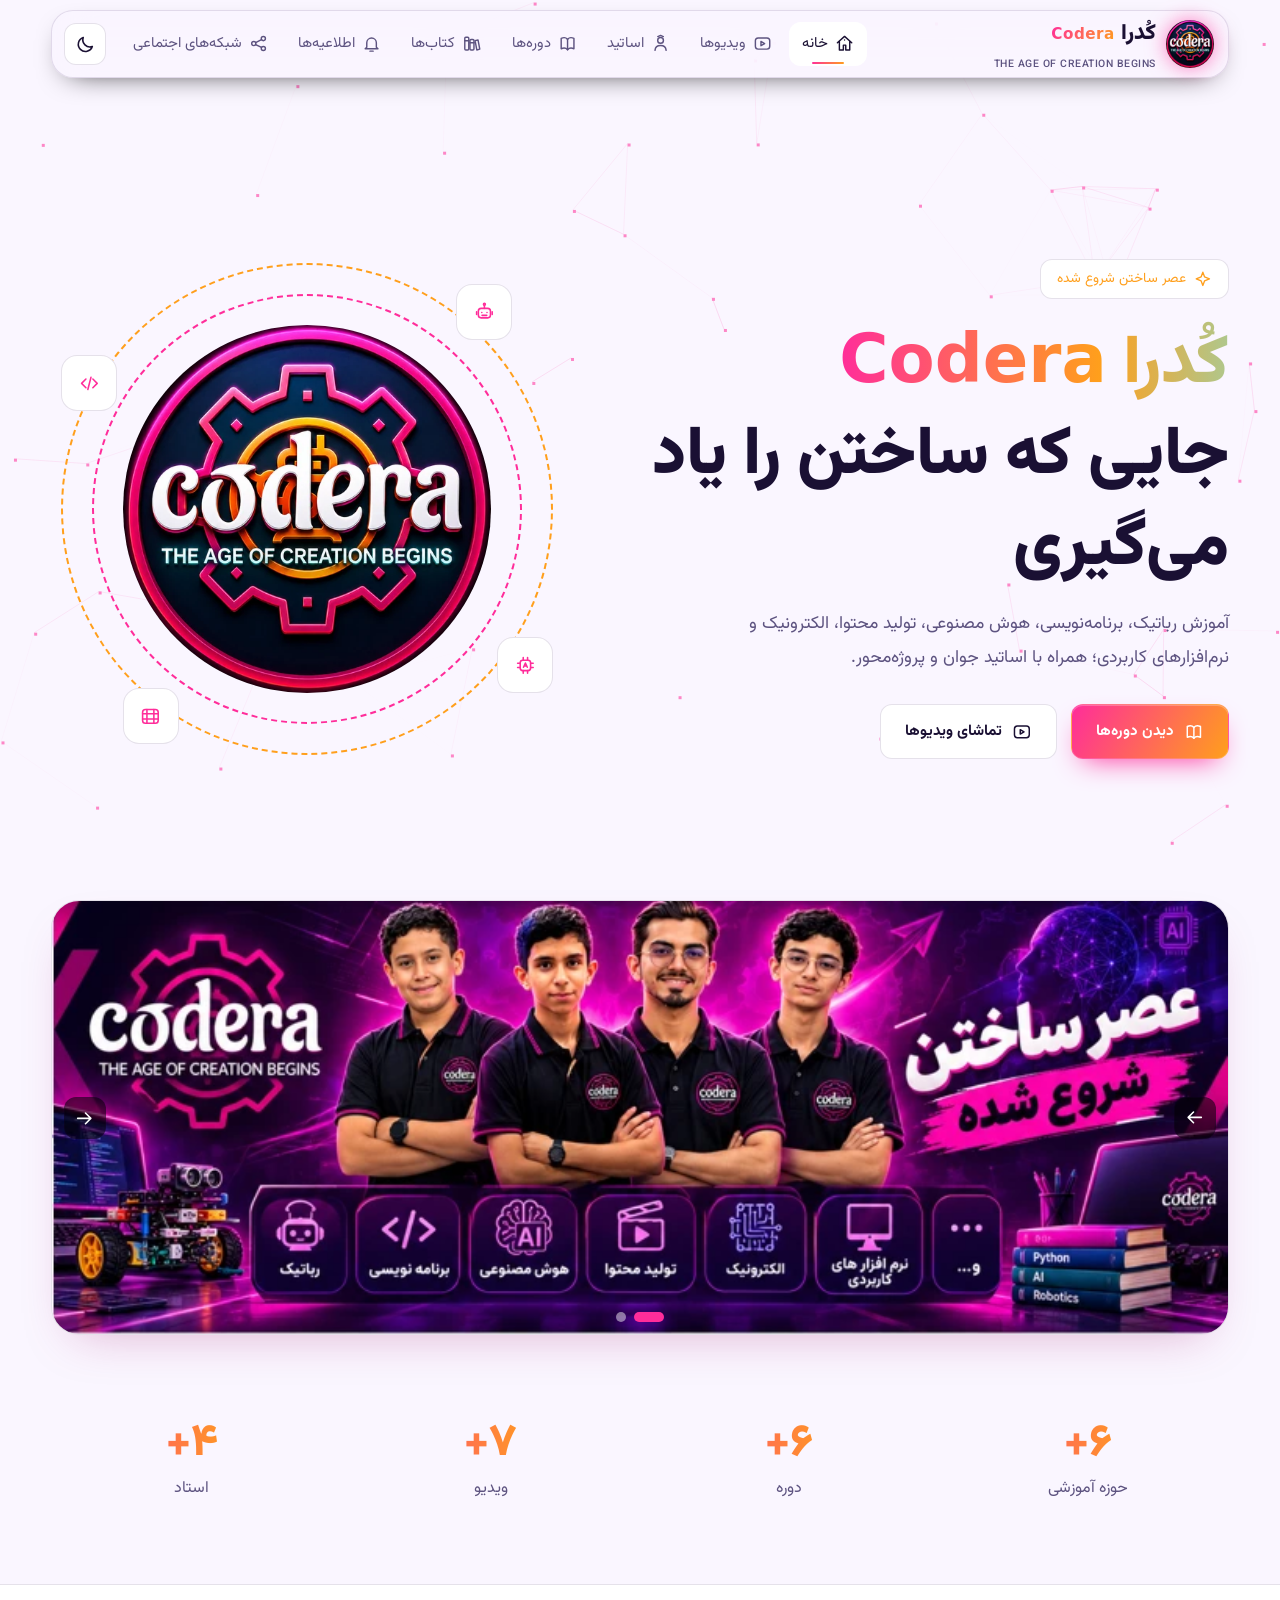
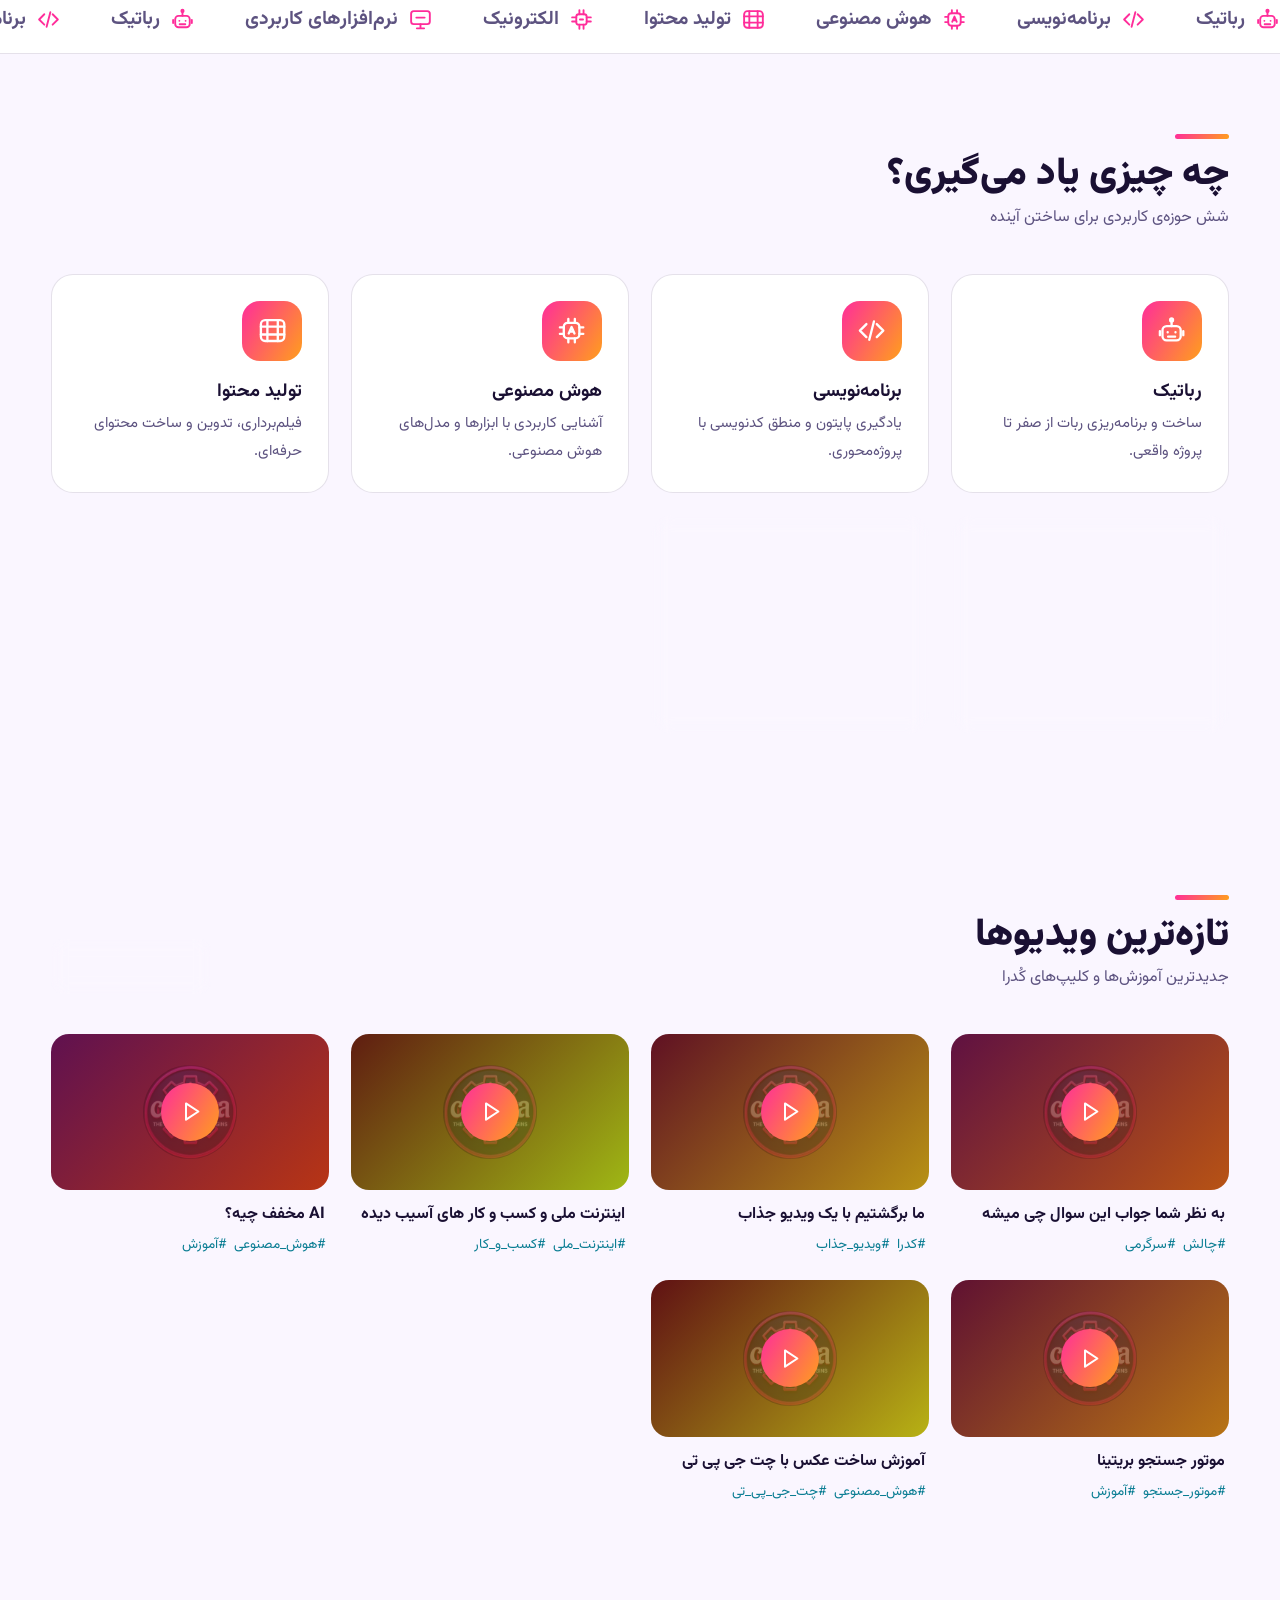
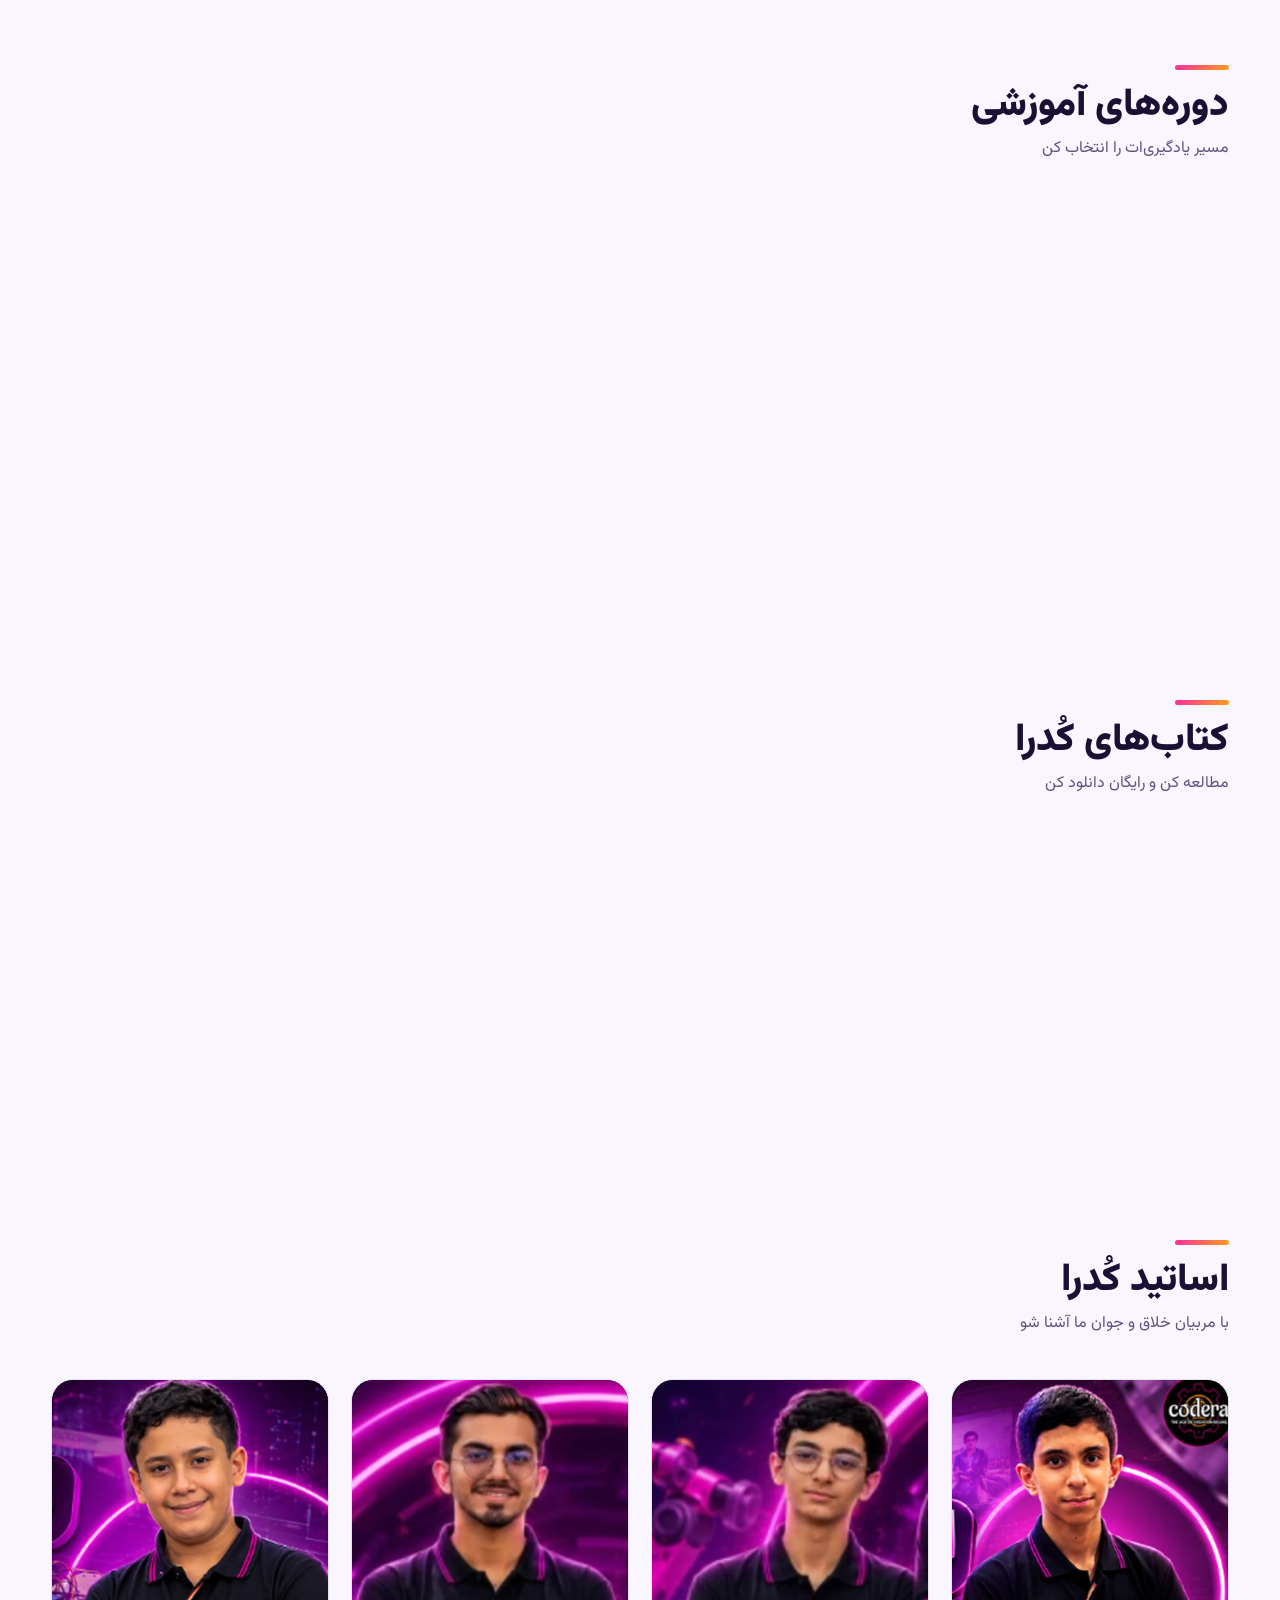
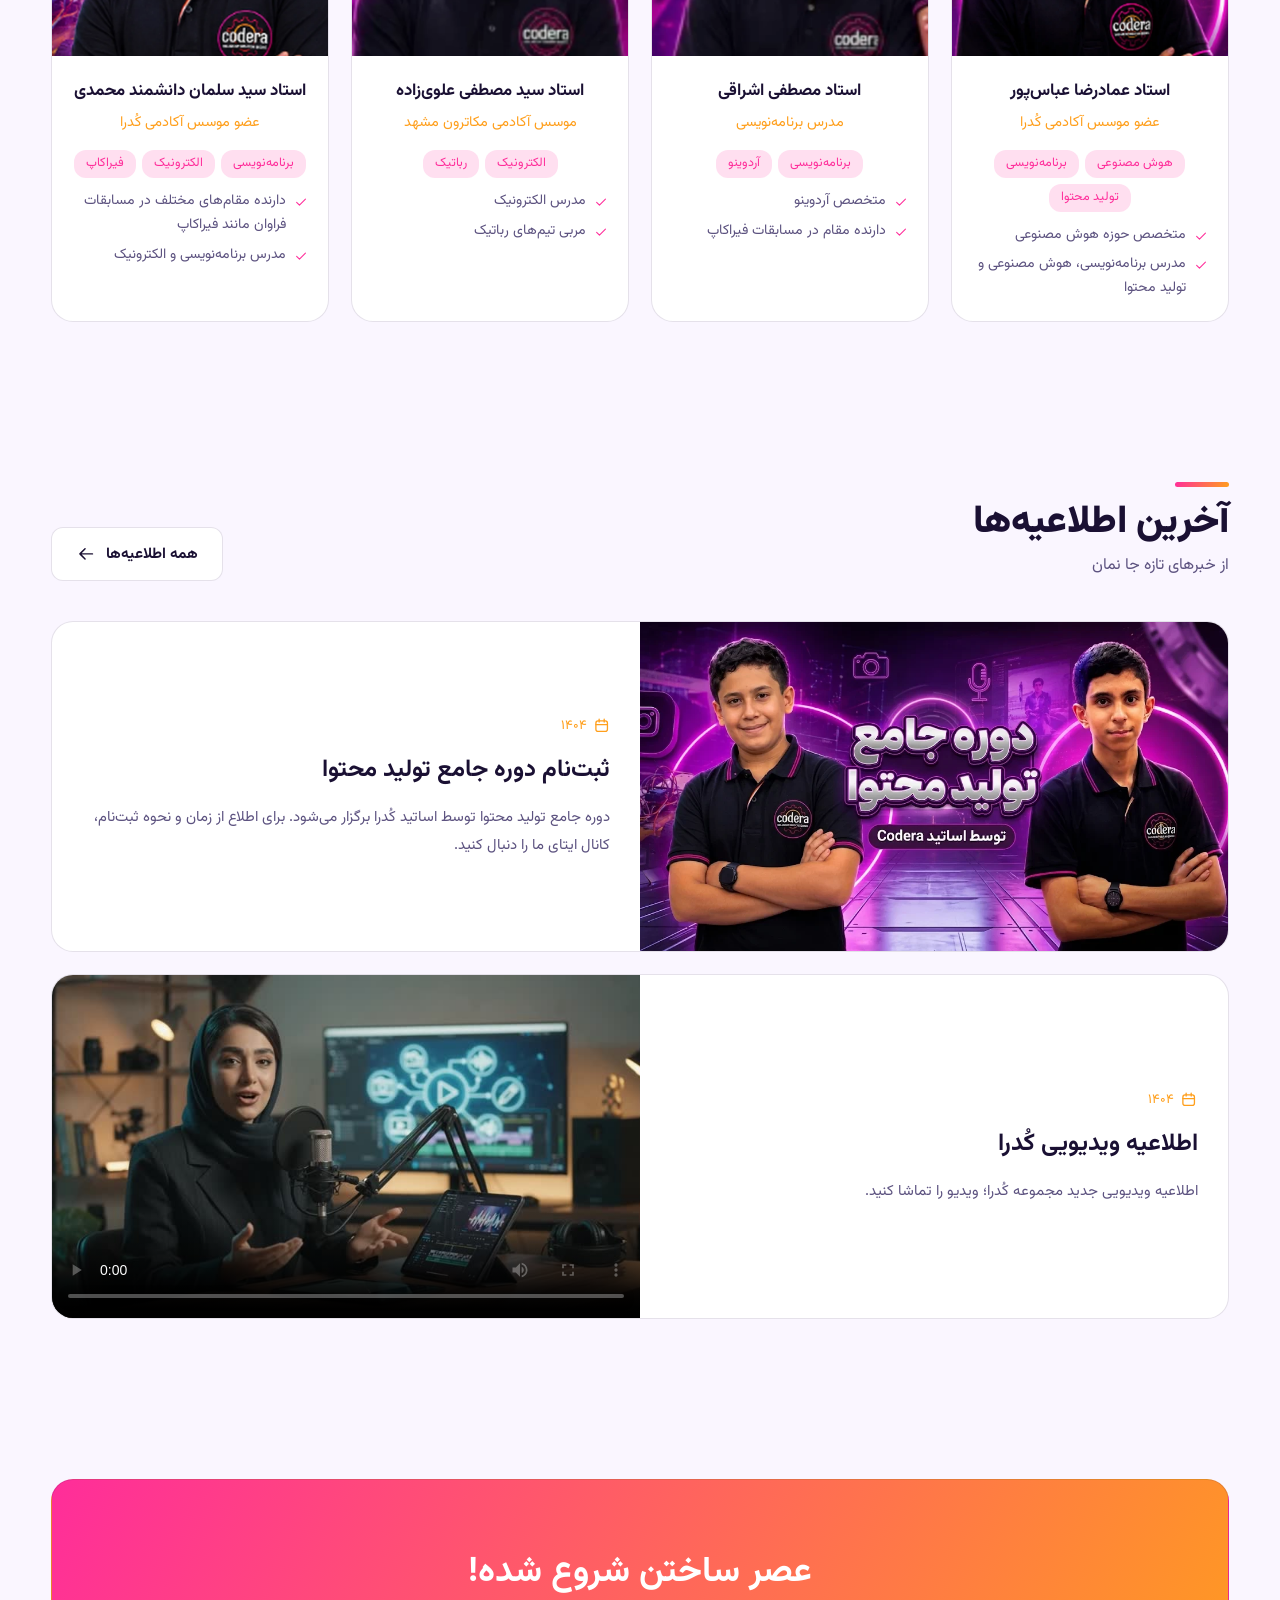
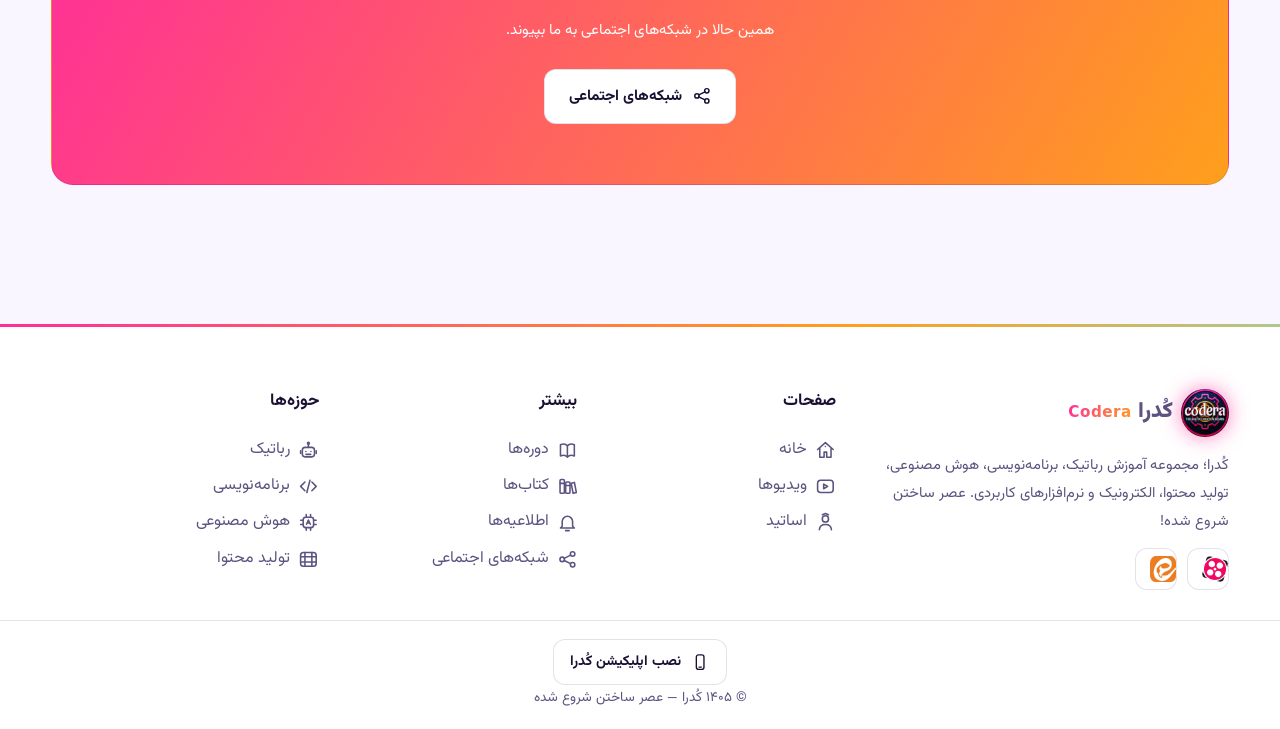
<file: index.html>
<!DOCTYPE html>
<html lang="fa" dir="rtl">
<head>
<meta charset="utf-8">
<meta name="viewport" content="width=device-width,initial-scale=1,viewport-fit=cover">
<title>کُدرا Codera | آموزش رباتیک، برنامه‌نویسی، هوش مصنوعی و تولید محتوا</title>
<meta name="description" content="کُدرا؛ مجموعه آموزش رباتیک، برنامه‌نویسی، هوش مصنوعی، تولید محتوا، الکترونیک و نرم‌افزارهای کاربردی. عصر ساختن شروع شده!">
<meta name="robots" content="index,follow,max-image-preview:large,max-snippet:-1,max-video-preview:-1">
<meta name="theme-color" content="#080515">
<link rel="canonical" href="https://YOUR-DOMAIN.ir/">
<link rel="icon" href="assets/img/favicon.png">
<link rel="apple-touch-icon" href="assets/img/icon-192.png">
<link rel="manifest" href="manifest.webmanifest">
<meta name="application-name" content="کُدرا Codera"><meta name="mobile-web-app-capable" content="yes"><meta name="apple-mobile-web-app-capable" content="yes"><meta name="apple-mobile-web-app-title" content="کُدرا"><meta name="apple-mobile-web-app-status-bar-style" content="black-translucent">
<meta property="og:type" content="website"><meta property="og:locale" content="fa_IR"><meta property="og:site_name" content="کُدرا">
<meta property="og:title" content="کُدرا Codera | آموزش رباتیک، برنامه‌نویسی، هوش مصنوعی و تولید محتوا"><meta property="og:description" content="کُدرا؛ مجموعه آموزش رباتیک، برنامه‌نویسی، هوش مصنوعی، تولید محتوا، الکترونیک و نرم‌افزارهای کاربردی. عصر ساختن شروع شده!"><meta property="og:url" content="https://YOUR-DOMAIN.ir/"><meta property="og:image" content="https://YOUR-DOMAIN.ir/assets/img/og.jpg">
<meta name="twitter:card" content="summary_large_image">
<link rel="preconnect" href="https://fonts.googleapis.com"><link rel="preconnect" href="https://fonts.gstatic.com" crossorigin>
<link href="https://fonts.googleapis.com/css2?family=Vazirmatn:wght@400;500;700;900&display=swap" rel="stylesheet">
<script>try{document.documentElement.dataset.theme=localStorage.getItem('t')||(matchMedia('(prefers-color-scheme:light)').matches?'light':'dark')}catch(e){document.documentElement.dataset.theme='dark'}</script>
<link rel="stylesheet" href="assets/css/style.css">
<script type="application/ld+json">{"@context": "https://schema.org", "@graph": [{"@type": "EducationalOrganization", "name": "کُدرا", "alternateName": "Codera", "url": "https://YOUR-DOMAIN.ir", "logo": "https://YOUR-DOMAIN.ir/assets/img/icon-192.png", "slogan": "عصر ساختن شروع شده", "sameAs": ["https://www.aparat.com/Codera", "https://eitaa.com/codera_ir"]}, {"@type": "WebSite", "name": "کُدرا", "url": "https://YOUR-DOMAIN.ir", "inLanguage": "fa-IR"}, {"@type": "BreadcrumbList", "itemListElement": [{"@type": "ListItem", "position": 1, "name": "خانه", "item": "https://YOUR-DOMAIN.ir/"}]}]}</script>
</head>
<body data-page="home">
<noscript><p style="padding:40px;text-align:center">برای مشاهده‌ی سایت کُدرا، جاوااسکریپت را فعال کنید. | <a href="https://www.aparat.com/Codera">آپارات</a> | <a href="https://eitaa.com/codera_ir">ایتا</a></p></noscript>
<script src="assets/js/data.js"></script>
<script src="assets/js/icons.js"></script>
<script src="assets/js/app.js" defer></script>
</body>
</html>
</file>
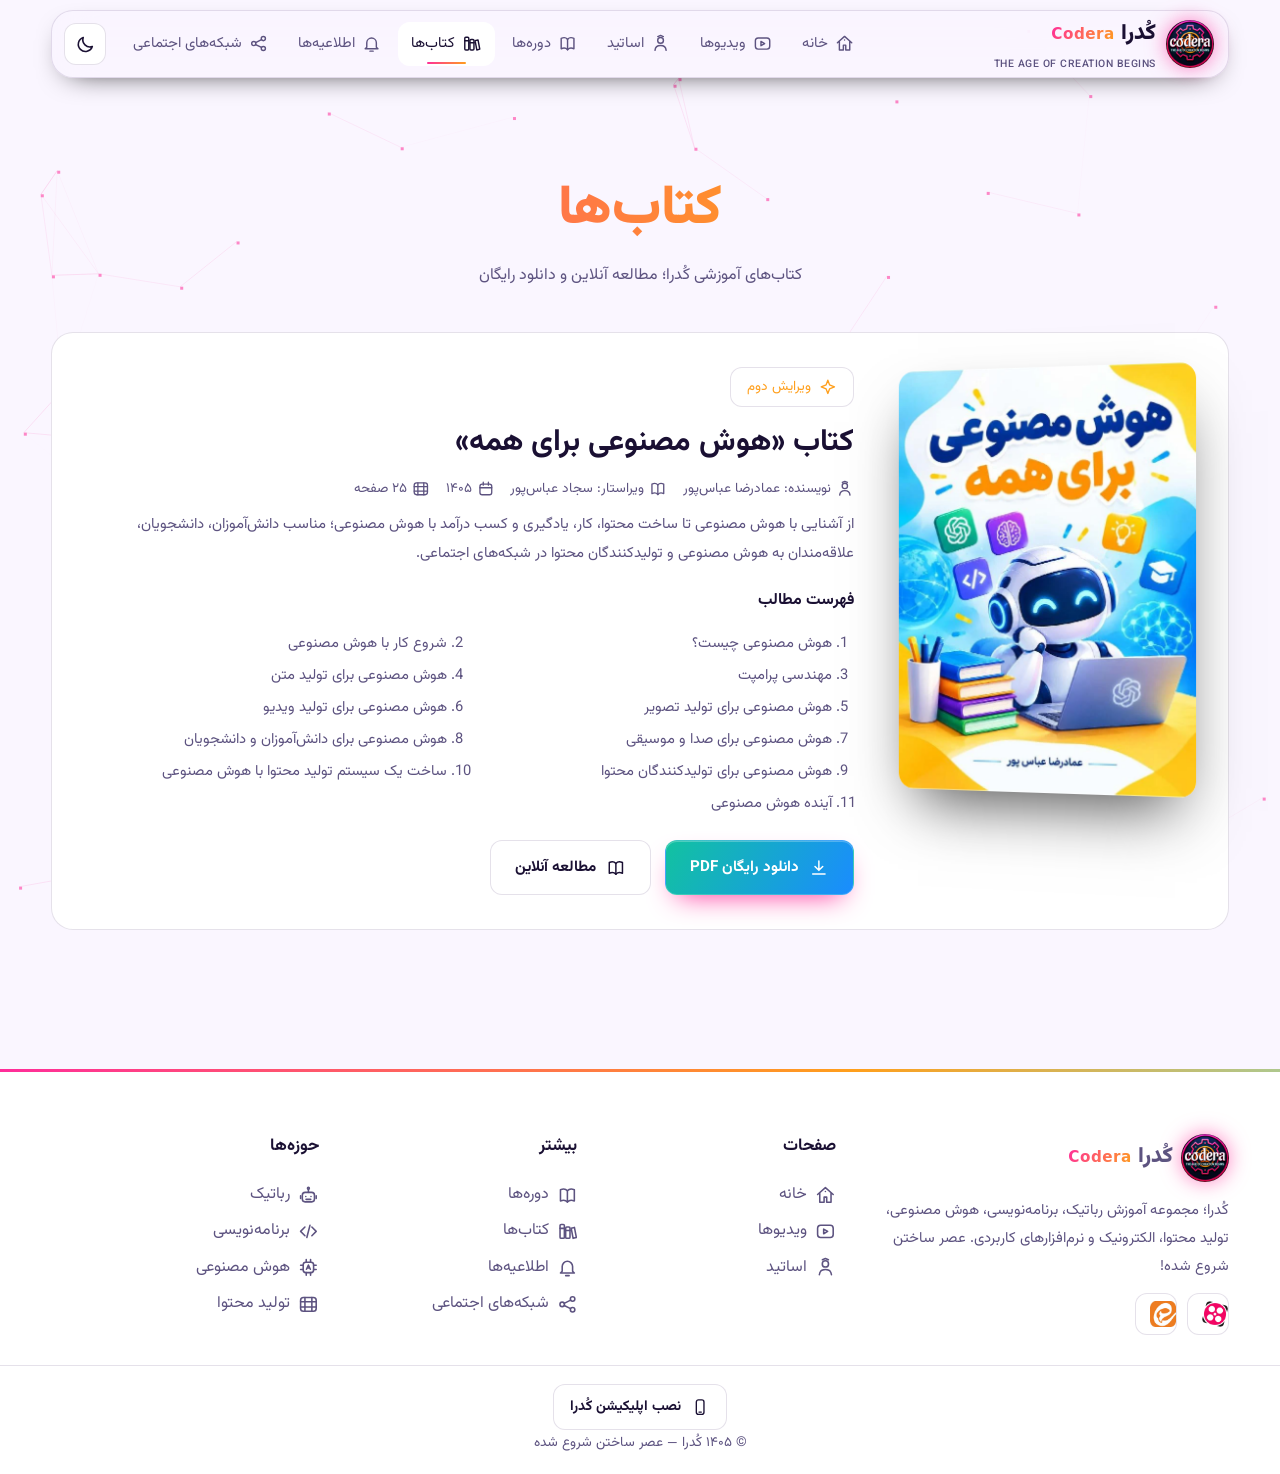
<file: books.html>
<!DOCTYPE html>
<html lang="fa" dir="rtl">
<head>
<meta charset="utf-8">
<meta name="viewport" content="width=device-width,initial-scale=1,viewport-fit=cover">
<title>کتاب‌های کُدرا | دانلود رایگان کتاب هوش مصنوعی برای همه</title>
<meta name="description" content="کتاب «هوش مصنوعی برای همه» نوشته عمادرضا عباس‌پور؛ آموزش هوش مصنوعی، مهندسی پرامپت و تولید محتوا. مطالعه آنلاین و دانلود رایگان PDF.">
<meta name="robots" content="index,follow,max-image-preview:large,max-snippet:-1,max-video-preview:-1">
<meta name="theme-color" content="#080515">
<link rel="canonical" href="https://YOUR-DOMAIN.ir/books.html">
<link rel="icon" href="assets/img/favicon.png">
<link rel="apple-touch-icon" href="assets/img/icon-192.png">
<link rel="manifest" href="manifest.webmanifest">
<meta name="application-name" content="کُدرا Codera"><meta name="mobile-web-app-capable" content="yes"><meta name="apple-mobile-web-app-capable" content="yes"><meta name="apple-mobile-web-app-title" content="کُدرا"><meta name="apple-mobile-web-app-status-bar-style" content="black-translucent">
<meta property="og:type" content="website"><meta property="og:locale" content="fa_IR"><meta property="og:site_name" content="کُدرا">
<meta property="og:title" content="کتاب‌های کُدرا | دانلود رایگان کتاب هوش مصنوعی برای همه"><meta property="og:description" content="کتاب «هوش مصنوعی برای همه» نوشته عمادرضا عباس‌پور؛ آموزش هوش مصنوعی، مهندسی پرامپت و تولید محتوا. مطالعه آنلاین و دانلود رایگان PDF."><meta property="og:url" content="https://YOUR-DOMAIN.ir/books.html"><meta property="og:image" content="https://YOUR-DOMAIN.ir/assets/img/og.jpg">
<meta name="twitter:card" content="summary_large_image">
<link rel="preconnect" href="https://fonts.googleapis.com"><link rel="preconnect" href="https://fonts.gstatic.com" crossorigin>
<link href="https://fonts.googleapis.com/css2?family=Vazirmatn:wght@400;500;700;900&display=swap" rel="stylesheet">
<script>try{document.documentElement.dataset.theme=localStorage.getItem('t')||(matchMedia('(prefers-color-scheme:light)').matches?'light':'dark')}catch(e){document.documentElement.dataset.theme='dark'}</script>
<link rel="stylesheet" href="assets/css/style.css">
<script type="application/ld+json">{"@context": "https://schema.org", "@graph": [{"@type": "EducationalOrganization", "name": "کُدرا", "alternateName": "Codera", "url": "https://YOUR-DOMAIN.ir", "logo": "https://YOUR-DOMAIN.ir/assets/img/icon-192.png", "sameAs": ["https://www.aparat.com/Codera", "https://eitaa.com/codera_ir"]}, {"@type": "Book", "name": "هوش مصنوعی برای همه", "author": {"@type": "Person", "name": "عمادرضا عباس‌پور"}, "editor": {"@type": "Person", "name": "سجاد عباس‌پور"}, "inLanguage": "fa", "bookEdition": "ویرایش دوم", "numberOfPages": 25, "image": "https://YOUR-DOMAIN.ir/assets/img/book-ai.webp", "isAccessibleForFree": true, "workExample": {"@type": "Book", "bookFormat": "https://schema.org/EBook", "encodingFormat": "application/pdf", "url": "https://YOUR-DOMAIN.ir/assets/files/ai-for-everyone.pdf"}}, {"@type": "BreadcrumbList", "itemListElement": [{"@type": "ListItem", "position": 1, "name": "خانه", "item": "https://YOUR-DOMAIN.ir/"}, {"@type": "ListItem", "position": 2, "name": "کتاب‌ها", "item": "https://YOUR-DOMAIN.ir/books.html"}]}]}</script>
</head>
<body data-page="books">
<noscript><p style="padding:40px;text-align:center">برای مشاهده‌ی سایت کُدرا، جاوااسکریپت را فعال کنید. | <a href="https://www.aparat.com/Codera">آپارات</a> | <a href="https://eitaa.com/codera_ir">ایتا</a></p></noscript>
<script src="assets/js/data.js"></script>
<script src="assets/js/icons.js"></script>
<script src="assets/js/app.js" defer></script>
</body>
</html>
</file>
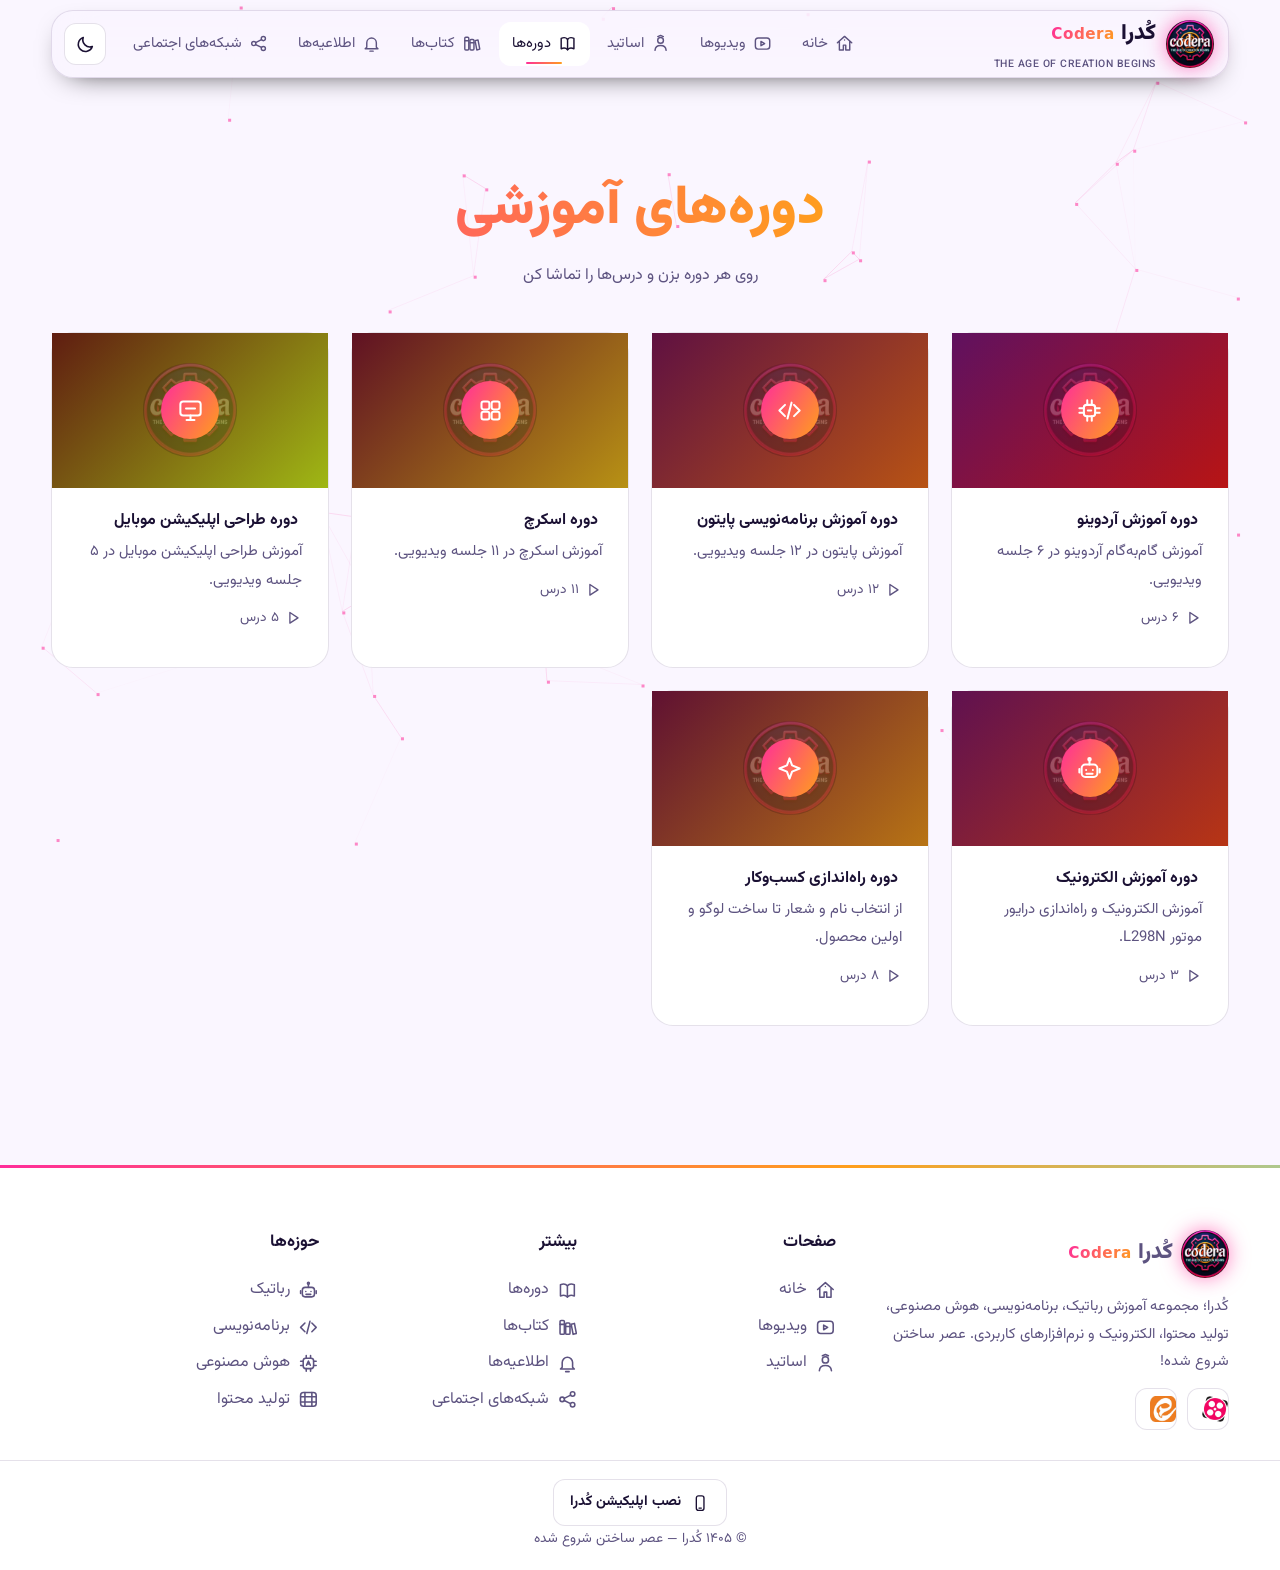
<file: courses.html>
<!DOCTYPE html>
<html lang="fa" dir="rtl">
<head>
<meta charset="utf-8">
<meta name="viewport" content="width=device-width,initial-scale=1,viewport-fit=cover">
<title>دوره‌های آموزشی کُدرا | رباتیک، پایتون، هوش مصنوعی، تولید محتوا</title>
<meta name="description" content="دوره‌های ویدیویی کُدرا در رباتیک، برنامه‌نویسی، هوش مصنوعی و تولید محتوا؛ همراه با درس‌های قابل پخش.">
<meta name="robots" content="index,follow,max-image-preview:large,max-snippet:-1,max-video-preview:-1">
<meta name="theme-color" content="#080515">
<link rel="canonical" href="https://YOUR-DOMAIN.ir/courses.html">
<link rel="icon" href="assets/img/favicon.png">
<link rel="apple-touch-icon" href="assets/img/icon-192.png">
<link rel="manifest" href="manifest.webmanifest">
<meta name="application-name" content="کُدرا Codera"><meta name="mobile-web-app-capable" content="yes"><meta name="apple-mobile-web-app-capable" content="yes"><meta name="apple-mobile-web-app-title" content="کُدرا"><meta name="apple-mobile-web-app-status-bar-style" content="black-translucent">
<meta property="og:type" content="website"><meta property="og:locale" content="fa_IR"><meta property="og:site_name" content="کُدرا">
<meta property="og:title" content="دوره‌های آموزشی کُدرا | رباتیک، پایتون، هوش مصنوعی، تولید محتوا"><meta property="og:description" content="دوره‌های ویدیویی کُدرا در رباتیک، برنامه‌نویسی، هوش مصنوعی و تولید محتوا؛ همراه با درس‌های قابل پخش."><meta property="og:url" content="https://YOUR-DOMAIN.ir/courses.html"><meta property="og:image" content="https://YOUR-DOMAIN.ir/assets/img/og.jpg">
<meta name="twitter:card" content="summary_large_image">
<link rel="preconnect" href="https://fonts.googleapis.com"><link rel="preconnect" href="https://fonts.gstatic.com" crossorigin>
<link href="https://fonts.googleapis.com/css2?family=Vazirmatn:wght@400;500;700;900&display=swap" rel="stylesheet">
<script>try{document.documentElement.dataset.theme=localStorage.getItem('t')||(matchMedia('(prefers-color-scheme:light)').matches?'light':'dark')}catch(e){document.documentElement.dataset.theme='dark'}</script>
<link rel="stylesheet" href="assets/css/style.css">
<script type="application/ld+json">{"@context": "https://schema.org", "@graph": [{"@type": "EducationalOrganization", "name": "کُدرا", "alternateName": "Codera", "url": "https://YOUR-DOMAIN.ir", "logo": "https://YOUR-DOMAIN.ir/assets/img/icon-192.png", "slogan": "عصر ساختن شروع شده", "sameAs": ["https://www.aparat.com/Codera", "https://eitaa.com/codera_ir"]}, {"@type": "WebSite", "name": "کُدرا", "url": "https://YOUR-DOMAIN.ir", "inLanguage": "fa-IR"}, {"@type": "BreadcrumbList", "itemListElement": [{"@type": "ListItem", "position": 1, "name": "خانه", "item": "https://YOUR-DOMAIN.ir/"}, {"@type": "ListItem", "position": 2, "name": "دوره‌های آموزشی کُدرا", "item": "https://YOUR-DOMAIN.ir/courses.html"}]}]}</script>
</head>
<body data-page="courses">
<noscript><p style="padding:40px;text-align:center">برای مشاهده‌ی سایت کُدرا، جاوااسکریپت را فعال کنید. | <a href="https://www.aparat.com/Codera">آپارات</a> | <a href="https://eitaa.com/codera_ir">ایتا</a></p></noscript>
<script src="assets/js/data.js"></script>
<script src="assets/js/icons.js"></script>
<script src="assets/js/app.js" defer></script>
</body>
</html>
</file>
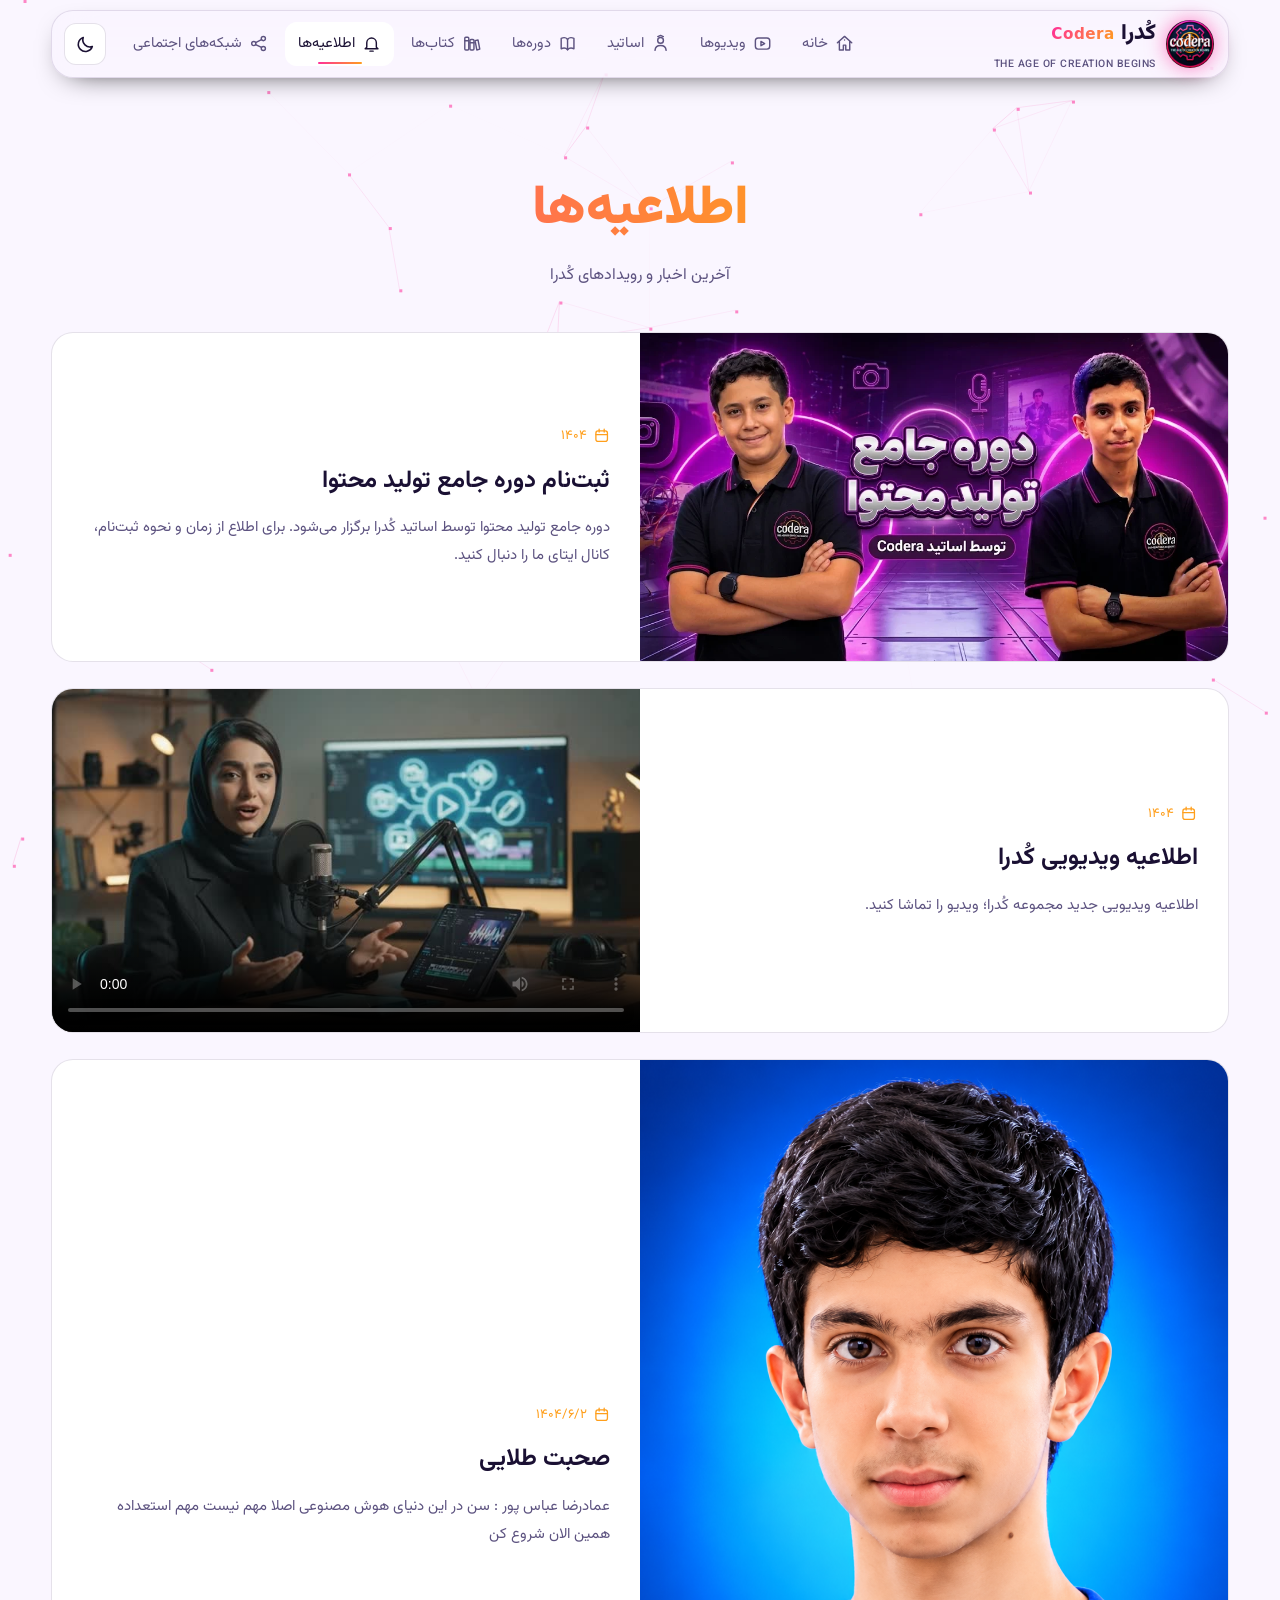
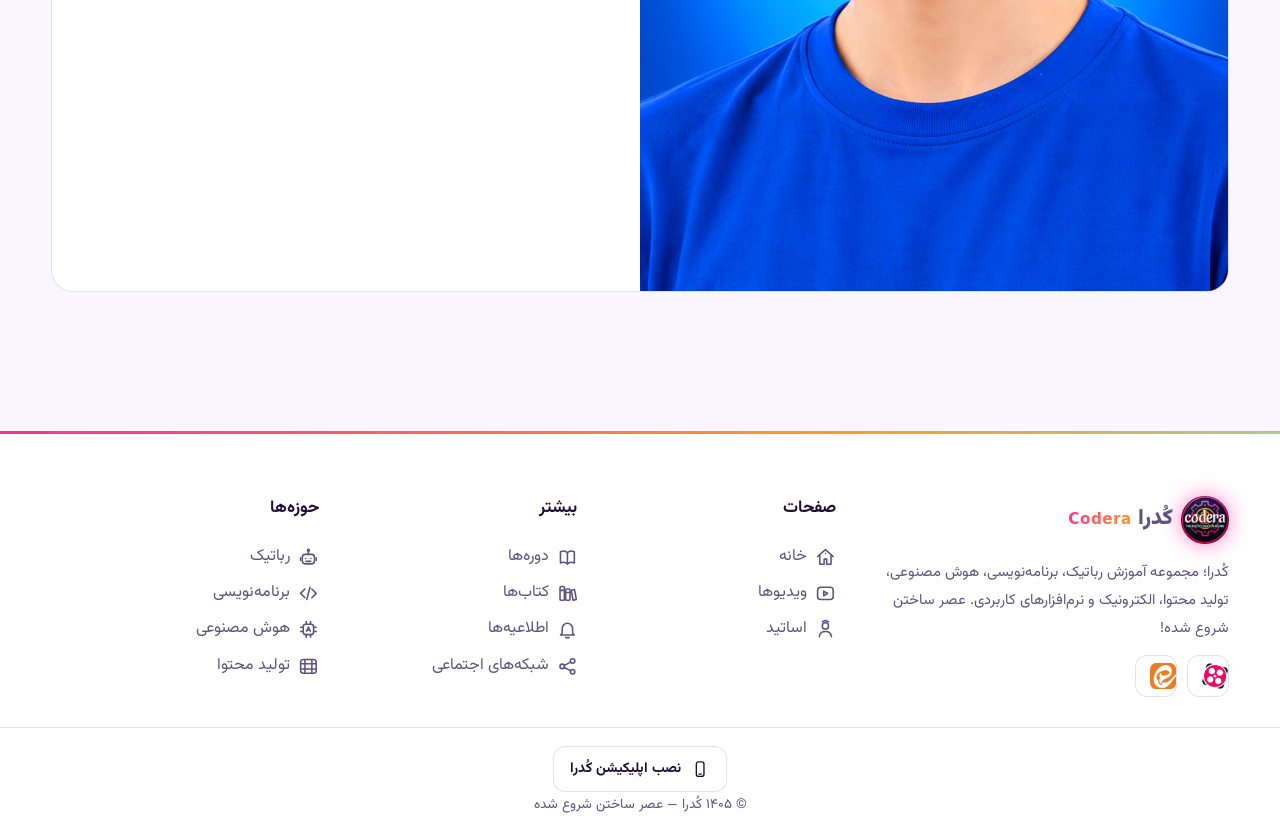
<file: news.html>
<!DOCTYPE html>
<html lang="fa" dir="rtl">
<head>
<meta charset="utf-8">
<meta name="viewport" content="width=device-width,initial-scale=1,viewport-fit=cover">
<title>اطلاعیه‌ها | کُدرا Codera</title>
<meta name="description" content="آخرین اطلاعیه‌ها، رویدادها و اخبار دوره‌های مجموعه کُدرا.">
<meta name="robots" content="index,follow,max-image-preview:large,max-snippet:-1,max-video-preview:-1">
<meta name="theme-color" content="#080515">
<link rel="canonical" href="https://YOUR-DOMAIN.ir/news.html">
<link rel="icon" href="assets/img/favicon.png">
<link rel="apple-touch-icon" href="assets/img/icon-192.png">
<link rel="manifest" href="manifest.webmanifest">
<meta name="application-name" content="کُدرا Codera"><meta name="mobile-web-app-capable" content="yes"><meta name="apple-mobile-web-app-capable" content="yes"><meta name="apple-mobile-web-app-title" content="کُدرا"><meta name="apple-mobile-web-app-status-bar-style" content="black-translucent">
<meta property="og:type" content="website"><meta property="og:locale" content="fa_IR"><meta property="og:site_name" content="کُدرا">
<meta property="og:title" content="اطلاعیه‌ها | کُدرا Codera"><meta property="og:description" content="آخرین اطلاعیه‌ها، رویدادها و اخبار دوره‌های مجموعه کُدرا."><meta property="og:url" content="https://YOUR-DOMAIN.ir/news.html"><meta property="og:image" content="https://YOUR-DOMAIN.ir/assets/img/og.jpg">
<meta name="twitter:card" content="summary_large_image">
<link rel="preconnect" href="https://fonts.googleapis.com"><link rel="preconnect" href="https://fonts.gstatic.com" crossorigin>
<link href="https://fonts.googleapis.com/css2?family=Vazirmatn:wght@400;500;700;900&display=swap" rel="stylesheet">
<script>try{document.documentElement.dataset.theme=localStorage.getItem('t')||(matchMedia('(prefers-color-scheme:light)').matches?'light':'dark')}catch(e){document.documentElement.dataset.theme='dark'}</script>
<link rel="stylesheet" href="assets/css/style.css">
<script type="application/ld+json">{"@context": "https://schema.org", "@graph": [{"@type": "EducationalOrganization", "name": "کُدرا", "alternateName": "Codera", "url": "https://YOUR-DOMAIN.ir", "logo": "https://YOUR-DOMAIN.ir/assets/img/icon-192.png", "slogan": "عصر ساختن شروع شده", "sameAs": ["https://www.aparat.com/Codera", "https://eitaa.com/codera_ir"]}, {"@type": "WebSite", "name": "کُدرا", "url": "https://YOUR-DOMAIN.ir", "inLanguage": "fa-IR"}, {"@type": "BreadcrumbList", "itemListElement": [{"@type": "ListItem", "position": 1, "name": "خانه", "item": "https://YOUR-DOMAIN.ir/"}, {"@type": "ListItem", "position": 2, "name": "اطلاعیه‌ها", "item": "https://YOUR-DOMAIN.ir/news.html"}]}]}</script>
</head>
<body data-page="news">
<noscript><p style="padding:40px;text-align:center">برای مشاهده‌ی سایت کُدرا، جاوااسکریپت را فعال کنید. | <a href="https://www.aparat.com/Codera">آپارات</a> | <a href="https://eitaa.com/codera_ir">ایتا</a></p></noscript>
<script src="assets/js/data.js"></script>
<script src="assets/js/icons.js"></script>
<script src="assets/js/app.js" defer></script>
</body>
</html>
</file>
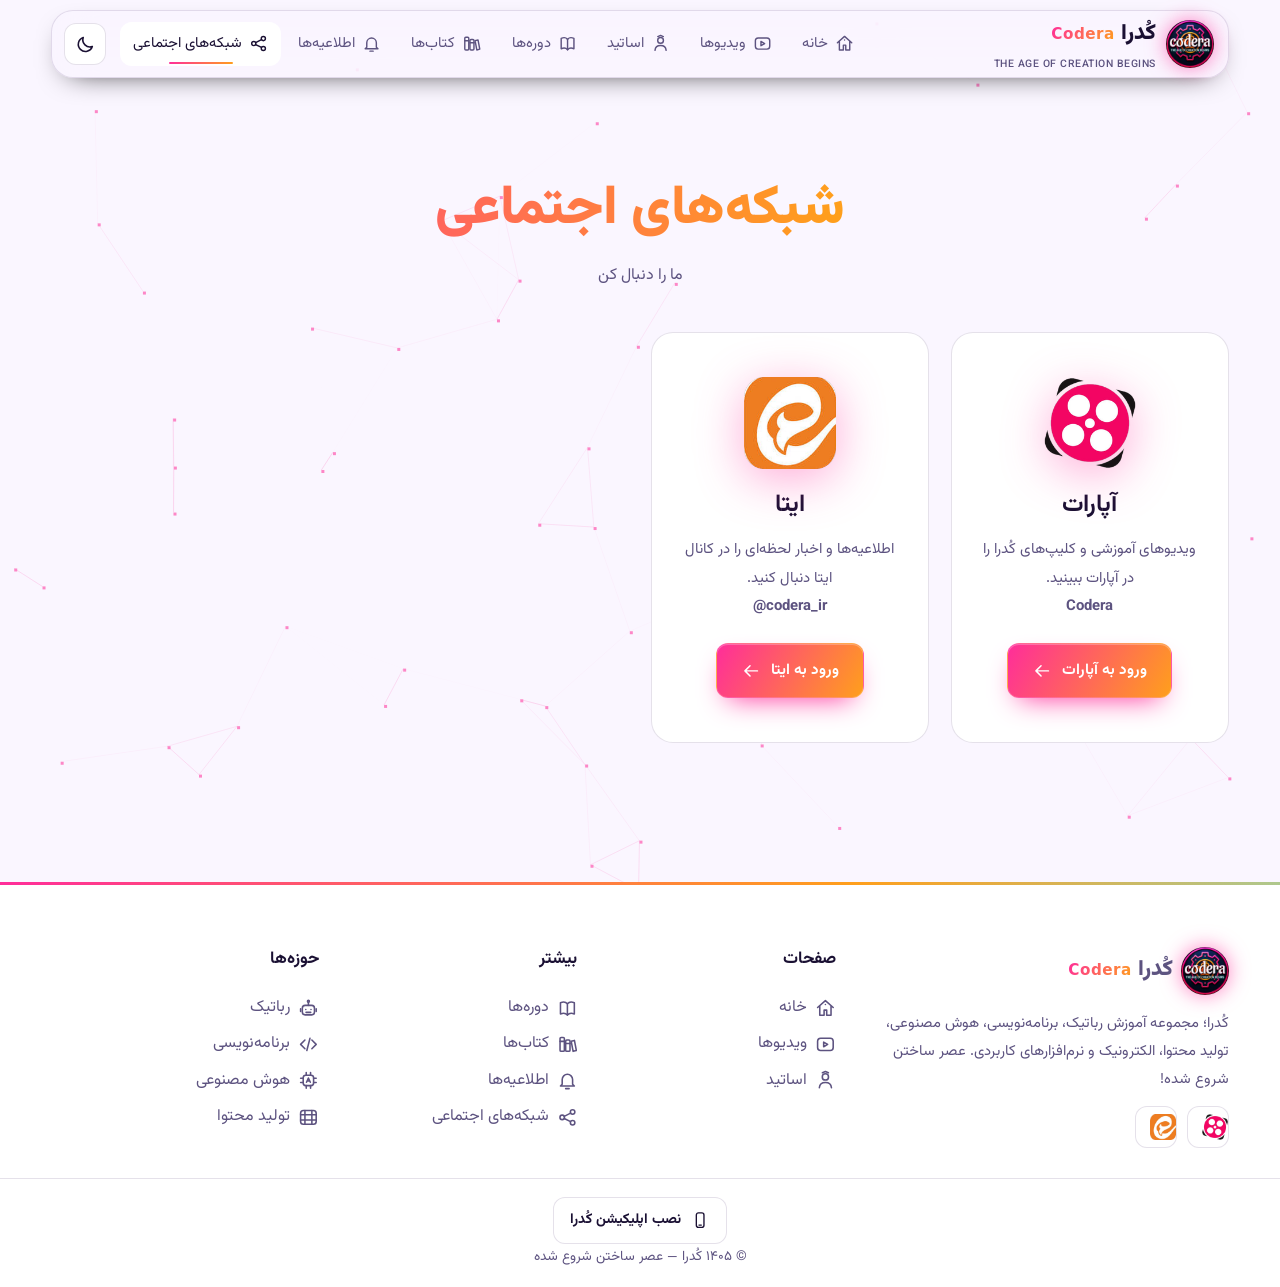
<file: social.html>
<!DOCTYPE html>
<html lang="fa" dir="rtl">
<head>
<meta charset="utf-8">
<meta name="viewport" content="width=device-width,initial-scale=1,viewport-fit=cover">
<title>شبکه‌های اجتماعی کُدرا | آپارات و ایتا</title>
<meta name="description" content="کُدرا را در آپارات و ایتا دنبال کنید.">
<meta name="robots" content="index,follow,max-image-preview:large,max-snippet:-1,max-video-preview:-1">
<meta name="theme-color" content="#080515">
<link rel="canonical" href="https://YOUR-DOMAIN.ir/social.html">
<link rel="icon" href="assets/img/favicon.png">
<link rel="apple-touch-icon" href="assets/img/icon-192.png">
<link rel="manifest" href="manifest.webmanifest">
<meta name="application-name" content="کُدرا Codera"><meta name="mobile-web-app-capable" content="yes"><meta name="apple-mobile-web-app-capable" content="yes"><meta name="apple-mobile-web-app-title" content="کُدرا"><meta name="apple-mobile-web-app-status-bar-style" content="black-translucent">
<meta property="og:type" content="website"><meta property="og:locale" content="fa_IR"><meta property="og:site_name" content="کُدرا">
<meta property="og:title" content="شبکه‌های اجتماعی کُدرا | آپارات و ایتا"><meta property="og:description" content="کُدرا را در آپارات و ایتا دنبال کنید."><meta property="og:url" content="https://YOUR-DOMAIN.ir/social.html"><meta property="og:image" content="https://YOUR-DOMAIN.ir/assets/img/og.jpg">
<meta name="twitter:card" content="summary_large_image">
<link rel="preconnect" href="https://fonts.googleapis.com"><link rel="preconnect" href="https://fonts.gstatic.com" crossorigin>
<link href="https://fonts.googleapis.com/css2?family=Vazirmatn:wght@400;500;700;900&display=swap" rel="stylesheet">
<script>try{document.documentElement.dataset.theme=localStorage.getItem('t')||(matchMedia('(prefers-color-scheme:light)').matches?'light':'dark')}catch(e){document.documentElement.dataset.theme='dark'}</script>
<link rel="stylesheet" href="assets/css/style.css">
<script type="application/ld+json">{"@context": "https://schema.org", "@graph": [{"@type": "EducationalOrganization", "name": "کُدرا", "alternateName": "Codera", "url": "https://YOUR-DOMAIN.ir", "logo": "https://YOUR-DOMAIN.ir/assets/img/icon-192.png", "slogan": "عصر ساختن شروع شده", "sameAs": ["https://www.aparat.com/Codera", "https://eitaa.com/codera_ir"]}, {"@type": "WebSite", "name": "کُدرا", "url": "https://YOUR-DOMAIN.ir", "inLanguage": "fa-IR"}, {"@type": "BreadcrumbList", "itemListElement": [{"@type": "ListItem", "position": 1, "name": "خانه", "item": "https://YOUR-DOMAIN.ir/"}, {"@type": "ListItem", "position": 2, "name": "شبکه‌های اجتماعی کُدرا", "item": "https://YOUR-DOMAIN.ir/social.html"}]}]}</script>
</head>
<body data-page="social">
<noscript><p style="padding:40px;text-align:center">برای مشاهده‌ی سایت کُدرا، جاوااسکریپت را فعال کنید. | <a href="https://www.aparat.com/Codera">آپارات</a> | <a href="https://eitaa.com/codera_ir">ایتا</a></p></noscript>
<script src="assets/js/data.js"></script>
<script src="assets/js/icons.js"></script>
<script src="assets/js/app.js" defer></script>
</body>
</html>
</file>
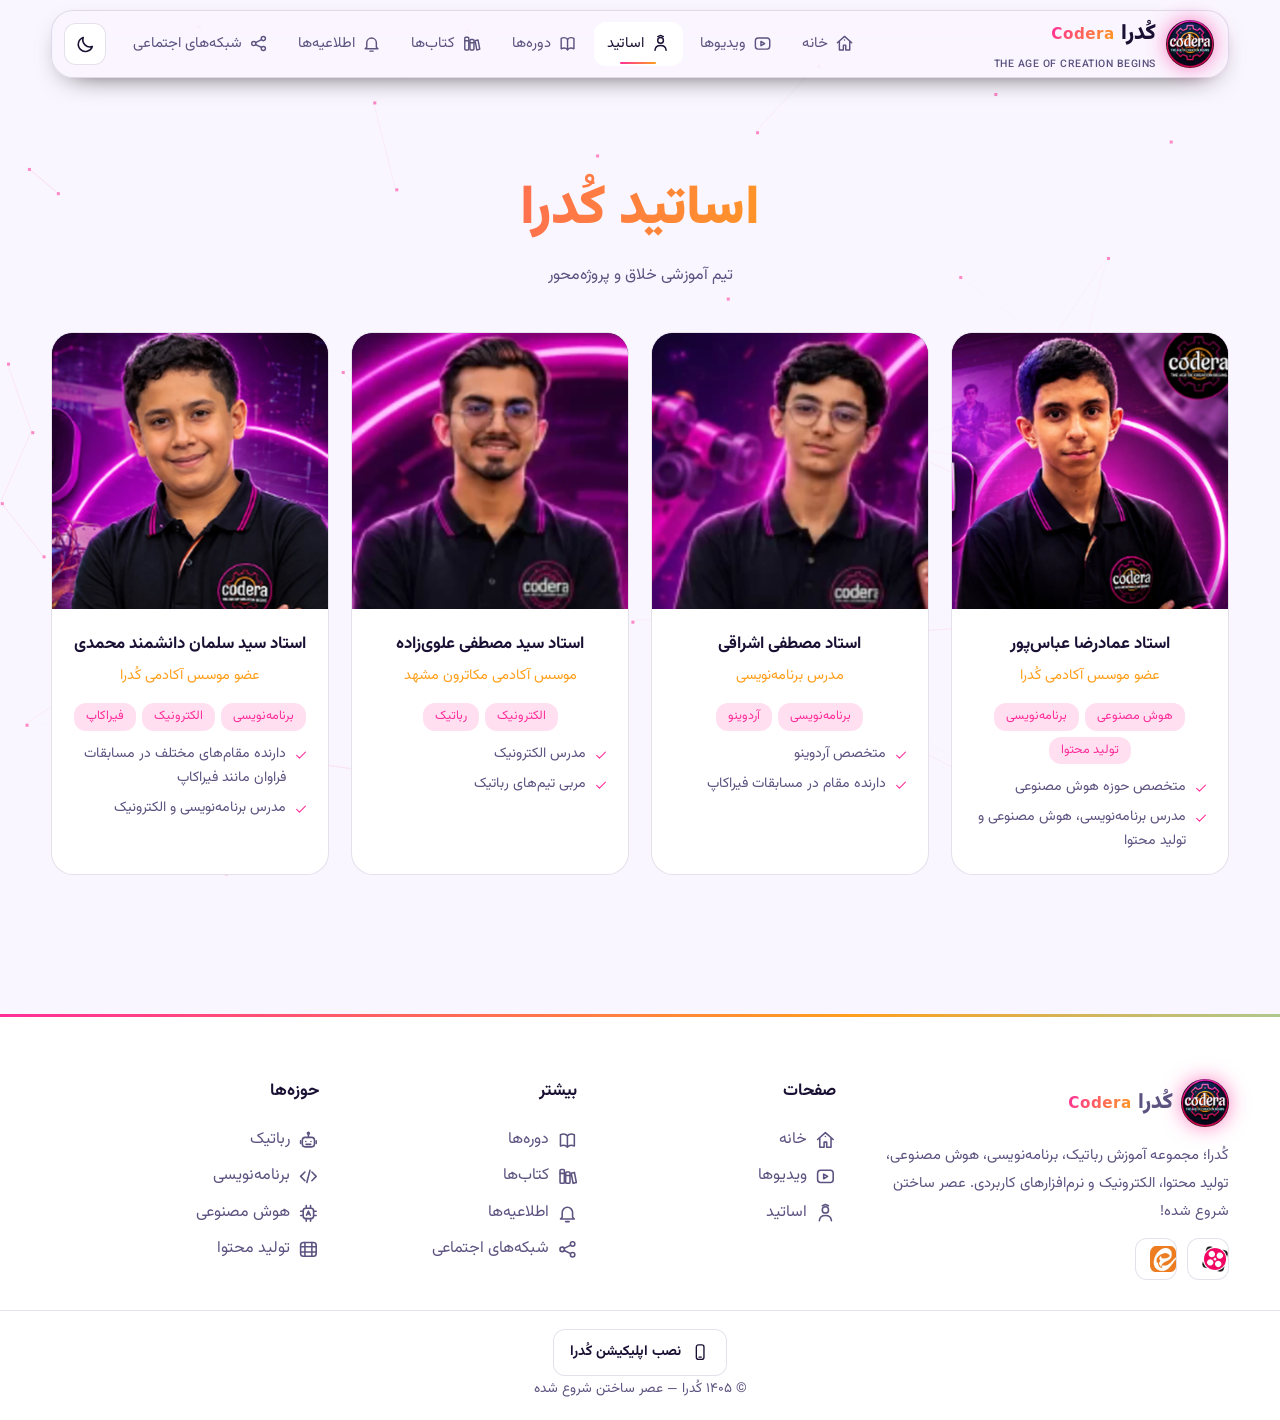
<file: teachers.html>
<!DOCTYPE html>
<html lang="fa" dir="rtl">
<head>
<meta charset="utf-8">
<meta name="viewport" content="width=device-width,initial-scale=1,viewport-fit=cover">
<title>اساتید کُدرا | مدرسان رباتیک، برنامه‌نویسی و تولید محتوا</title>
<meta name="description" content="با اساتید مجموعه کُدرا، تخصص‌ها و رزومه‌ی آن‌ها آشنا شوید.">
<meta name="robots" content="index,follow,max-image-preview:large,max-snippet:-1,max-video-preview:-1">
<meta name="theme-color" content="#080515">
<link rel="canonical" href="https://YOUR-DOMAIN.ir/teachers.html">
<link rel="icon" href="assets/img/favicon.png">
<link rel="apple-touch-icon" href="assets/img/icon-192.png">
<link rel="manifest" href="manifest.webmanifest">
<meta name="application-name" content="کُدرا Codera"><meta name="mobile-web-app-capable" content="yes"><meta name="apple-mobile-web-app-capable" content="yes"><meta name="apple-mobile-web-app-title" content="کُدرا"><meta name="apple-mobile-web-app-status-bar-style" content="black-translucent">
<meta property="og:type" content="website"><meta property="og:locale" content="fa_IR"><meta property="og:site_name" content="کُدرا">
<meta property="og:title" content="اساتید کُدرا | مدرسان رباتیک، برنامه‌نویسی و تولید محتوا"><meta property="og:description" content="با اساتید مجموعه کُدرا، تخصص‌ها و رزومه‌ی آن‌ها آشنا شوید."><meta property="og:url" content="https://YOUR-DOMAIN.ir/teachers.html"><meta property="og:image" content="https://YOUR-DOMAIN.ir/assets/img/og.jpg">
<meta name="twitter:card" content="summary_large_image">
<link rel="preconnect" href="https://fonts.googleapis.com"><link rel="preconnect" href="https://fonts.gstatic.com" crossorigin>
<link href="https://fonts.googleapis.com/css2?family=Vazirmatn:wght@400;500;700;900&display=swap" rel="stylesheet">
<script>try{document.documentElement.dataset.theme=localStorage.getItem('t')||(matchMedia('(prefers-color-scheme:light)').matches?'light':'dark')}catch(e){document.documentElement.dataset.theme='dark'}</script>
<link rel="stylesheet" href="assets/css/style.css">
<script type="application/ld+json">{"@context": "https://schema.org", "@graph": [{"@type": "EducationalOrganization", "name": "کُدرا", "alternateName": "Codera", "url": "https://YOUR-DOMAIN.ir", "logo": "https://YOUR-DOMAIN.ir/assets/img/icon-192.png", "slogan": "عصر ساختن شروع شده", "sameAs": ["https://www.aparat.com/Codera", "https://eitaa.com/codera_ir"]}, {"@type": "WebSite", "name": "کُدرا", "url": "https://YOUR-DOMAIN.ir", "inLanguage": "fa-IR"}, {"@type": "BreadcrumbList", "itemListElement": [{"@type": "ListItem", "position": 1, "name": "خانه", "item": "https://YOUR-DOMAIN.ir/"}, {"@type": "ListItem", "position": 2, "name": "اساتید کُدرا", "item": "https://YOUR-DOMAIN.ir/teachers.html"}]}]}</script>
</head>
<body data-page="teachers">
<noscript><p style="padding:40px;text-align:center">برای مشاهده‌ی سایت کُدرا، جاوااسکریپت را فعال کنید. | <a href="https://www.aparat.com/Codera">آپارات</a> | <a href="https://eitaa.com/codera_ir">ایتا</a></p></noscript>
<script src="assets/js/data.js"></script>
<script src="assets/js/icons.js"></script>
<script src="assets/js/app.js" defer></script>
</body>
</html>
</file>
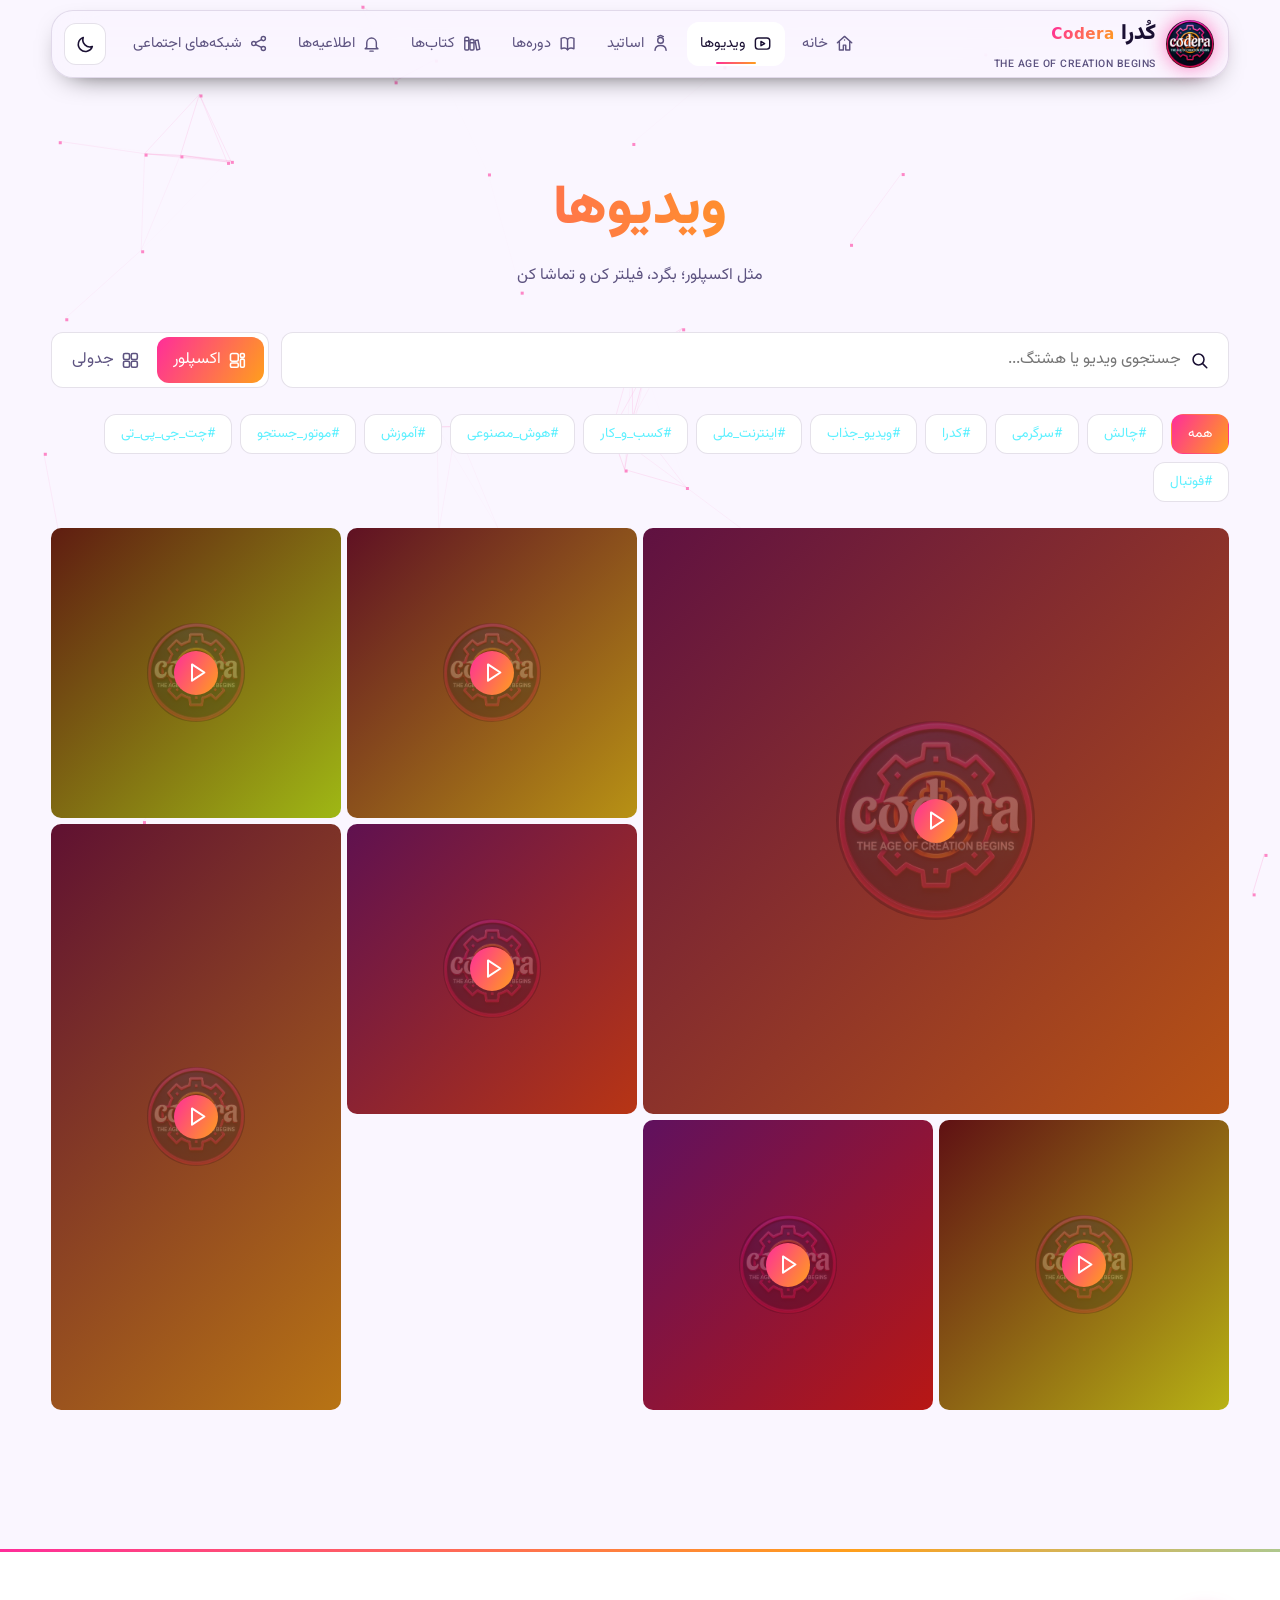
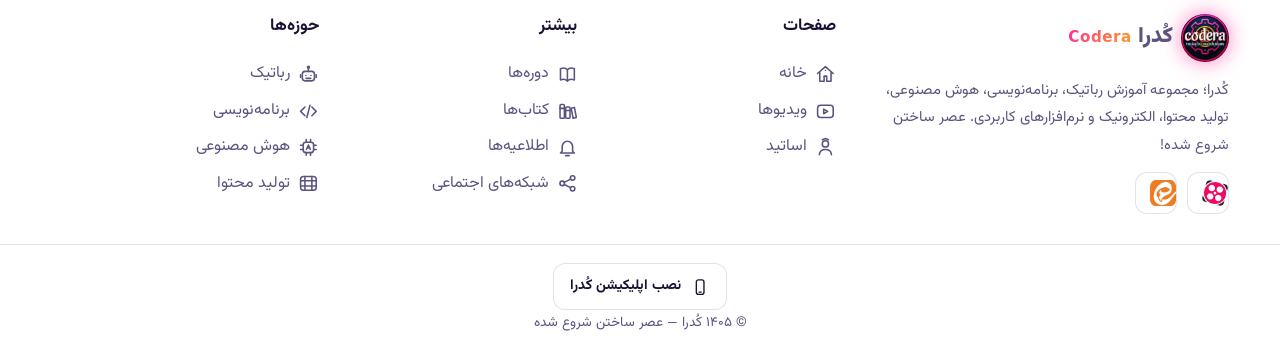
<file: videos.html>
<!DOCTYPE html>
<html lang="fa" dir="rtl">
<head>
<meta charset="utf-8">
<meta name="viewport" content="width=device-width,initial-scale=1,viewport-fit=cover">
<title>ویدیوهای آموزشی کُدرا | رباتیک، پایتون، هوش مصنوعی</title>
<meta name="description" content="ویدیوهای آموزشی و کلیپ‌های کُدرا را به‌صورت اکسپلور یا جدولی تماشا کنید و بر اساس هشتگ جستجو کنید.">
<meta name="robots" content="index,follow,max-image-preview:large,max-snippet:-1,max-video-preview:-1">
<meta name="theme-color" content="#080515">
<link rel="canonical" href="https://YOUR-DOMAIN.ir/videos.html">
<link rel="icon" href="assets/img/favicon.png">
<link rel="apple-touch-icon" href="assets/img/icon-192.png">
<link rel="manifest" href="manifest.webmanifest">
<meta name="application-name" content="کُدرا Codera"><meta name="mobile-web-app-capable" content="yes"><meta name="apple-mobile-web-app-capable" content="yes"><meta name="apple-mobile-web-app-title" content="کُدرا"><meta name="apple-mobile-web-app-status-bar-style" content="black-translucent">
<meta property="og:type" content="website"><meta property="og:locale" content="fa_IR"><meta property="og:site_name" content="کُدرا">
<meta property="og:title" content="ویدیوهای آموزشی کُدرا | رباتیک، پایتون، هوش مصنوعی"><meta property="og:description" content="ویدیوهای آموزشی و کلیپ‌های کُدرا را به‌صورت اکسپلور یا جدولی تماشا کنید و بر اساس هشتگ جستجو کنید."><meta property="og:url" content="https://YOUR-DOMAIN.ir/videos.html"><meta property="og:image" content="https://YOUR-DOMAIN.ir/assets/img/og.jpg">
<meta name="twitter:card" content="summary_large_image">
<link rel="preconnect" href="https://fonts.googleapis.com"><link rel="preconnect" href="https://fonts.gstatic.com" crossorigin>
<link href="https://fonts.googleapis.com/css2?family=Vazirmatn:wght@400;500;700;900&display=swap" rel="stylesheet">
<script>try{document.documentElement.dataset.theme=localStorage.getItem('t')||(matchMedia('(prefers-color-scheme:light)').matches?'light':'dark')}catch(e){document.documentElement.dataset.theme='dark'}</script>
<link rel="stylesheet" href="assets/css/style.css">
<script type="application/ld+json">{"@context": "https://schema.org", "@graph": [{"@type": "EducationalOrganization", "name": "کُدرا", "alternateName": "Codera", "url": "https://YOUR-DOMAIN.ir", "logo": "https://YOUR-DOMAIN.ir/assets/img/icon-192.png", "slogan": "عصر ساختن شروع شده", "sameAs": ["https://www.aparat.com/Codera", "https://eitaa.com/codera_ir"]}, {"@type": "WebSite", "name": "کُدرا", "url": "https://YOUR-DOMAIN.ir", "inLanguage": "fa-IR"}, {"@type": "BreadcrumbList", "itemListElement": [{"@type": "ListItem", "position": 1, "name": "خانه", "item": "https://YOUR-DOMAIN.ir/"}, {"@type": "ListItem", "position": 2, "name": "ویدیوهای آموزشی کُدرا", "item": "https://YOUR-DOMAIN.ir/videos.html"}]}]}</script>
</head>
<body data-page="videos">
<noscript><p style="padding:40px;text-align:center">برای مشاهده‌ی سایت کُدرا، جاوااسکریپت را فعال کنید. | <a href="https://www.aparat.com/Codera">آپارات</a> | <a href="https://eitaa.com/codera_ir">ایتا</a></p></noscript>
<script src="assets/js/data.js"></script>
<script src="assets/js/icons.js"></script>
<script src="assets/js/app.js" defer></script>
</body>
</html>
</file>
<file: assets/css/style.css>
:root{--p:#ff2d9a;--o:#ff9f1c;--c:#5ef0ff;--bg:#080515;--bg2:#0f0a24;--card:rgba(255,255,255,.055);--bd:rgba(255,255,255,.1);--tx:#f6f2ff;--mu:#a99fc8;--g:linear-gradient(120deg,var(--p),var(--o));--r:22px;--sh:0 20px 60px -20px rgba(255,45,154,.45);color-scheme:dark}
[data-theme=light]{--bg:#faf6ff;--bg2:#fff;--card:#fff;--bd:rgba(40,10,80,.12);--tx:#1a1033;--mu:#5d5380;--sh:0 20px 50px -25px rgba(160,20,100,.35);color-scheme:light}
*{box-sizing:border-box;margin:0;padding:0}html{scroll-behavior:smooth}
body{font-family:Vazirmatn,Tahoma,sans-serif;background:var(--bg);color:var(--tx);line-height:1.9;overflow-x:hidden;transition:background .4s,color .4s}
a{color:inherit;text-decoration:none}img{max-width:100%;display:block}button{font:inherit;color:inherit;cursor:pointer;border:0;background:none}
.ic{width:1.3em;height:1.3em;fill:none;stroke:currentColor;stroke-width:1.8;stroke-linecap:round;stroke-linejoin:round;flex:none}
.wrap{width:min(1200px,92%);margin:auto}section{padding:80px 0;position:relative}
#prog{position:fixed;top:0;right:0;height:3px;background:var(--g);z-index:200;width:0}
#pre{position:fixed;inset:0;background:var(--bg);z-index:999;display:grid;place-items:center;transition:opacity .6s,visibility .6s}
#pre.off{opacity:0;visibility:hidden}#pre div{position:relative;width:120px;height:120px}
#pre img{width:100%;border-radius:50%;animation:pulse 1.4s infinite}#pre i{position:absolute;inset:-14px;border:3px solid transparent;border-top-color:var(--p);border-bottom-color:var(--o);border-radius:50%;animation:spin 1s linear infinite}
@keyframes spin{to{transform:rotate(360deg)}}@keyframes pulse{50%{transform:scale(.9);filter:brightness(1.3)}}
@keyframes float{50%{transform:translateY(-18px) rotate(3deg)}}@keyframes grad{to{background-position:200% 0}}
@keyframes mq{to{transform:translateX(50%)}}@keyframes glow{50%{box-shadow:0 0 40px var(--p)}}
body.out main,body.out header,body.out footer{opacity:0;transform:translateY(12px);transition:.25s}
#cv{position:fixed;inset:0;width:100%;height:100%;z-index:-1;opacity:.55}
#cur{position:fixed;left:-999px;top:0;width:300px;height:300px;border-radius:50%;background:radial-gradient(circle,rgba(255,45,154,.18),transparent 65%);pointer-events:none;z-index:-1;transform:translate(-50%,-50%)}
/* header */
header{position:sticky;top:0;z-index:100;padding:10px 0;padding-top:max(10px,env(safe-area-inset-top))}
.hd{display:flex;align-items:center;gap:14px;height:68px;padding:0 14px 0 12px;border-radius:22px;background:color-mix(in srgb,var(--bg) 70%,transparent);backdrop-filter:blur(20px) saturate(1.4);-webkit-backdrop-filter:blur(20px) saturate(1.4);border:1px solid var(--bd);box-shadow:0 10px 30px -18px #000;transition:.35s;position:relative}
.hd::after{content:"";position:absolute;inset:-1px;border-radius:23px;padding:1px;background:linear-gradient(120deg,var(--p),transparent 40%,transparent 60%,var(--o));-webkit-mask:linear-gradient(#000 0 0) content-box,linear-gradient(#000 0 0);-webkit-mask-composite:xor;mask-composite:exclude;opacity:0;transition:.4s;pointer-events:none}
header.sc .hd{box-shadow:0 18px 50px -20px rgba(255,45,154,.45)}header.sc .hd::after{opacity:.9}.brand{display:flex;align-items:center;gap:10px;font-weight:900;font-size:1.35rem}
.brand img{width:48px;height:48px;border-radius:50%;box-shadow:0 0 20px rgba(255,45,154,.6);transition:.6s}.brand:hover img{transform:rotate(360deg)}
.brand em{font-style:normal;font-family:system-ui,sans-serif;font-weight:800;font-size:.95rem;letter-spacing:.5px;margin-inline-start:6px;background:var(--g);-webkit-background-clip:text;background-clip:text;color:transparent}.brand small{display:block;font-size:.65rem;color:var(--mu);font-weight:500;letter-spacing:.5px}
nav{display:flex;gap:4px;margin-inline-start:auto}nav a{display:flex;align-items:center;gap:7px;padding:8px 13px;border-radius:12px;font-size:.92rem;color:var(--mu);position:relative;transition:.3s}
nav a:hover,nav a.on{color:var(--tx);background:var(--card)}nav a.on::after{content:"";position:absolute;bottom:2px;left:30%;right:30%;height:2px;background:var(--g);border-radius:9px}
.ib{width:42px;height:42px;border-radius:12px;display:grid;place-items:center;background:var(--card);border:1px solid var(--bd);transition:.3s}.ib:hover{background:var(--g);color:#fff;transform:translateY(-2px);border-color:transparent}.ib:active,.btn:active{transform:scale(.96)}:focus-visible{outline:2px solid var(--c);outline-offset:2px}
#mb{display:none}
/* buttons */
.btn{display:inline-flex;align-items:center;justify-content:center;gap:10px;padding:12px 24px;border-radius:12px;font-weight:700;font-size:.95rem;background:var(--g);color:#fff;border:1px solid rgba(255,255,255,.18);box-shadow:0 12px 28px -12px var(--p),inset 0 1px 0 rgba(255,255,255,.25);transition:.3s;position:relative;overflow:hidden;white-space:nowrap}.btn .ic{transition:.3s}.btn:hover .ic:last-child{transform:translateX(-4px)}.btn.sm{padding:9px 16px;font-size:.88rem}.btn.dl{background:linear-gradient(120deg,#12c2a0,#1a8cff)}
.btn::before{content:"";position:absolute;inset:0;background:linear-gradient(100deg,transparent 30%,rgba(255,255,255,.45),transparent 70%);transform:translateX(120%);transition:.7s}.btn:hover::before{transform:translateX(-120%)}.btn:hover{transform:translateY(-3px)}
.btn.gh{background:var(--card);border:1px solid var(--bd);box-shadow:none;color:var(--tx);backdrop-filter:blur(8px)}.btn.gh:hover{border-color:var(--p)}
.gt{background:linear-gradient(90deg,var(--p),var(--o),var(--c),var(--p));background-size:200% 100%;-webkit-background-clip:text;background-clip:text;color:transparent;animation:grad 5s linear infinite}
/* hero */
.hero{padding:70px 0 40px;min-height:calc(100vh - 88px);display:flex;align-items:center}.hg{display:grid;grid-template-columns:1.1fr .9fr;gap:40px;align-items:center}
.hero h1{font-size:clamp(2.2rem,5.5vw,4.2rem);line-height:1.35;font-weight:900;margin:14px 0}.hero p{color:var(--mu);font-size:1.1rem;max-width:560px}
.tag{display:inline-flex;gap:8px;align-items:center;padding:6px 16px;border:1px solid var(--bd);background:var(--card);border-radius:12px;font-size:.85rem;color:var(--o)}
.cta{display:flex;gap:14px;flex-wrap:wrap;margin-top:30px}
.orb{position:relative;display:grid;place-items:center;aspect-ratio:1}.orb img{width:72%;height:auto;aspect-ratio:1;object-fit:cover;align-self:center;border-radius:50%;animation:float 6s ease-in-out infinite,glow 3s infinite;z-index:1}
.orb i{position:absolute;border-radius:50%;border:2px dashed var(--p);inset:5%;animation:spin 30s linear infinite}.orb i+i{inset:-2%;border-color:var(--o);animation-direction:reverse;animation-duration:45s}
.orb b{position:absolute;width:56px;height:56px;border-radius:16px;display:grid;place-items:center;background:var(--card);border:1px solid var(--bd);backdrop-filter:blur(8px);color:var(--p);animation:float 5s ease-in-out infinite;z-index:2}
/* slider */
.sl{position:relative;border-radius:28px;overflow:hidden;border:1px solid var(--bd);box-shadow:var(--sh);aspect-ratio:752/278;background:var(--bg2)}
.sl a{position:absolute;inset:0;opacity:0;transform:scale(1.06);transition:opacity .9s,transform 6s}.sl a.on{opacity:1;transform:scale(1)}.sl img{width:100%;height:100%;object-fit:cover}
.sd{position:absolute;bottom:12px;left:50%;transform:translateX(-50%);display:flex;gap:8px;z-index:3}.sd button{width:10px;height:10px;border-radius:9px;background:#fff7;transition:.4s}.sd button.on{width:30px;background:var(--p)}
.sa{position:absolute;top:50%;translate:0 -50%;z-index:3;background:#0008;color:#fff}.sa.n{left:12px}.sa.p{right:12px}
/* headings & cards */
.sh{display:flex;justify-content:space-between;align-items:end;gap:20px;margin-bottom:40px;flex-wrap:wrap}.sh h2{font-size:clamp(1.6rem,3.4vw,2.4rem);font-weight:900;line-height:1.4}.sh p{color:var(--mu)}
.sh h2::before{content:"";display:block;width:54px;height:5px;border-radius:9px;background:var(--g);margin-bottom:10px}
.g3{display:grid;grid-template-columns:repeat(auto-fill,minmax(260px,1fr));gap:22px}
.cd{background:var(--card);border:1px solid var(--bd);border-radius:var(--r);padding:26px;backdrop-filter:blur(10px);transition:transform .3s,border-color .3s,box-shadow .3s;transform-style:preserve-3d}.cd:hover{border-color:var(--p);box-shadow:var(--sh)}
.fi{width:60px;height:60px;border-radius:18px;display:grid;place-items:center;background:var(--g);color:#fff;margin-bottom:14px;font-size:1.5rem}.cd:hover .fi{animation:float 1.2s}
.cd h3{font-size:1.15rem}.cd p{color:var(--mu);font-size:.93rem}
.st{display:grid;grid-template-columns:repeat(4,1fr);gap:18px;text-align:center}.st b{display:block;font-size:2.8rem;font-weight:900;line-height:1.3}.st span{color:var(--mu)}
.mq{overflow:hidden;border-block:1px solid var(--bd);padding:16px 0;background:var(--card)}.mq div{display:flex;gap:50px;width:max-content;animation:mq 28s linear infinite;font-weight:700;font-size:1.2rem}.mq span{display:flex;gap:10px;align-items:center;color:var(--mu)}.mq .ic{color:var(--p)}
/* reveal */
.rv{opacity:0;transform:translateY(40px) scale(.97);transition:opacity .8s,transform .8s cubic-bezier(.2,.8,.2,1);transition-delay:calc(var(--i,0)*70ms)}.rv.in{opacity:1;transform:none}
/* videos */
.vc{cursor:pointer;position:relative}.th{position:relative;aspect-ratio:16/9;border-radius:18px;overflow:hidden;background:linear-gradient(135deg,hsl(var(--h) 70% 22%),hsl(calc(var(--h) + 60) 80% 40%));display:grid;place-items:center}
.th::before{content:"";position:absolute;width:34%;aspect-ratio:1;border-radius:50%;background:url(../img/logo.webp) center/cover;opacity:.22}.th img{position:absolute;inset:0;width:100%;height:100%;object-fit:cover;transition:.6s}.vc:hover .th img{transform:scale(1.1)}
.pl{position:relative;width:58px;height:58px;border-radius:50%;background:var(--g);display:grid;place-items:center;color:#fff;transition:.3s;box-shadow:0 0 0 0 var(--p);font-size:1.3rem}.vc:hover .pl{transform:scale(1.2);box-shadow:0 0 0 14px rgba(255,45,154,.25)}
.vc h3{font-size:1rem;margin:10px 4px 2px}.tg{display:flex;gap:8px;flex-wrap:wrap;margin:0 4px}.tg a,.chip{color:var(--c);font-size:.85rem;cursor:pointer}[data-theme=light] .tg a{color:#0a7d93}
.tb{display:flex;gap:12px;flex-wrap:wrap;align-items:center;margin-bottom:26px}.sb{flex:1;min-width:220px;display:flex;align-items:center;gap:8px;background:var(--card);border:1px solid var(--bd);border-radius:12px;padding:0 18px}.sb input{flex:1;background:none;border:0;outline:0;color:var(--tx);font:inherit;padding:12px 0}
.seg{display:flex;background:var(--card);border:1px solid var(--bd);border-radius:12px;padding:4px}.seg button{padding:8px 16px;border-radius:12px;display:flex;gap:6px;align-items:center;color:var(--mu)}.seg .on{background:var(--g);color:#fff}
.chips{display:flex;gap:8px;flex-wrap:wrap;margin-bottom:26px}.chip{padding:6px 16px;border-radius:12px;border:1px solid var(--bd);background:var(--card);transition:.3s}.chip:hover,.chip.on{background:var(--g);color:#fff;border-color:transparent}
.ex{display:grid;grid-template-columns:repeat(4,1fr);grid-auto-flow:dense;gap:6px}.ex .vc{aspect-ratio:1}.ex .vc:nth-child(7n+1){grid-column:span 2;grid-row:span 2}.ex .vc:nth-child(7n+5){grid-row:span 2;aspect-ratio:auto}
.ex .th{height:100%;aspect-ratio:auto;border-radius:10px}.ex h3,.ex .tg{position:absolute;right:10px;left:10px;opacity:0;transition:.3s;z-index:2;text-shadow:0 2px 8px #000;color:#fff}.ex h3{bottom:34px;margin:0}.ex .tg{bottom:8px}.ex .vc:hover h3,.ex .vc:hover .tg{opacity:1}.ex .vc::after{content:"";position:absolute;inset:0;border-radius:10px;background:linear-gradient(transparent 40%,#000b);opacity:0;transition:.3s}.ex .vc:hover::after{opacity:1}.ex .pl{width:44px;height:44px}
.emp{text-align:center;color:var(--mu);padding:60px 0;grid-column:1/-1}
/* modal */
#md{position:fixed;inset:0;z-index:300;background:#000d;backdrop-filter:blur(8px);display:none;place-items:center;padding:16px}#md.on{display:grid;animation:fd .3s}@keyframes fd{from{opacity:0}}
.mb{width:min(1100px,100%);max-height:94vh;overflow:auto;background:var(--bg2);border:1px solid var(--bd);border-radius:24px;padding:20px;position:relative;animation:pop .4s cubic-bezier(.2,1.3,.4,1)}@keyframes pop{from{transform:scale(.85);opacity:0}}
.mb .x{position:absolute;top:12px;left:12px;z-index:2}.fr{aspect-ratio:16/9;border-radius:16px;overflow:hidden;background:#000;display:grid;place-items:center;color:var(--mu);text-align:center}.fr iframe{width:100%;height:100%;border:0}
.mb h3{margin:14px 6px 4px;font-size:1.2rem}.cv{display:grid;grid-template-columns:1fr 300px;gap:18px;margin-top:6px}.ls{display:grid;gap:8px;align-content:start;max-height:60vh;overflow:auto}.ls button{text-align:right;padding:12px 14px;border-radius:14px;border:1px solid var(--bd);background:var(--card);display:flex;gap:8px;align-items:center}.ls .on{background:var(--g);color:#fff}
/* teachers */
.tc{text-align:center;padding:0;overflow:hidden}.ph{aspect-ratio:1;background:linear-gradient(135deg,#2a0d4d,#6a1b6e);display:grid;place-items:center;position:relative;overflow:hidden}.ph img{width:100%;height:100%;object-fit:cover;object-position:center 10%;transition:.6s}.tc:hover .ph img{transform:scale(1.08)}.ph .ic{width:42%;height:42%;opacity:.5;color:#fff}
.tc .bd{padding:20px}.tc em{font-style:normal;color:var(--o);font-size:.9rem}.tc .cs{display:flex;gap:6px;flex-wrap:wrap;justify-content:center;margin:12px 0}.tc .cs span{font-size:.78rem;padding:2px 12px;border-radius:12px;background:rgba(255,45,154,.15);color:var(--p)}
/* news / social / course */
.nw{display:grid;grid-template-columns:1fr 1fr;gap:0;padding:0;overflow:hidden}.nw:nth-child(even) .nm{order:2}.nm{background:#000;min-height:260px}.nm img,.nm video{width:100%;height:100%;object-fit:cover}.nb{padding:30px;display:flex;flex-direction:column;justify-content:center;gap:10px}.nb small{color:var(--o);display:flex;gap:6px;align-items:center}.nb h3{font-size:1.5rem}
.cc .th{margin:-26px -26px 18px;border-radius:0}.mt{display:flex;gap:16px;color:var(--mu);font-size:.85rem;margin:10px 0}.mt span{display:flex;gap:5px;align-items:center}
.so{text-align:center;padding:44px 26px}.so .fi{width:90px;height:90px;border-radius:50%;font-size:2.6rem;margin:0 auto 14px;animation:glow 3s infinite}.so h3{font-size:1.5rem}.so p{margin:8px 0 22px}
.ph1{padding:70px 0 10px;text-align:center}.ph1 h1{font-size:clamp(2rem,5vw,3.4rem);font-weight:900}.ph1 p{color:var(--mu)}
/* footer */
footer{margin-top:60px;position:relative;background:var(--bg2);border-top:1px solid var(--bd)}footer::before{content:"";position:absolute;top:-2px;left:0;right:0;height:3px;background:linear-gradient(90deg,var(--p),var(--o),var(--c),var(--p));background-size:200% 100%;animation:grad 4s linear infinite}
.fb{display:grid;grid-template-columns:1.6fr 1fr 1fr 1.2fr;gap:36px;padding:60px 0 30px}.fb h4{margin-bottom:14px;font-size:1.05rem}.fb a{display:flex;gap:8px;align-items:center;color:var(--mu);padding:3px 0;transition:.3s}.fb a:hover{color:var(--p);transform:translateX(-6px)}.fb p{color:var(--mu);font-size:.92rem;margin:12px 0}
.fs{display:flex;gap:10px}.fs .ib img,.lg{width:26px;height:26px;object-fit:contain}.cp{border-top:1px solid var(--bd);padding:18px 0;text-align:center;color:var(--mu);font-size:.85rem}
#up{position:fixed;bottom:22px;left:22px;z-index:90;background:var(--g);color:#fff;transform:scale(0);box-shadow:var(--sh)}#up.on{transform:scale(1)}
.e4{min-height:80vh;display:grid;place-items:center;text-align:center}.e4 h1{font-size:clamp(6rem,22vw,13rem);line-height:1;font-weight:900}.e4 .ic{width:60px;height:60px;color:var(--o);animation:float 3s infinite}
@media(max-width:900px){#mb{display:grid}nav{position:fixed;top:92px;right:4%;left:4%;flex-direction:column;background:var(--bg2);padding:10px;border:1px solid var(--bd);border-radius:20px;box-shadow:0 30px 60px -20px #000;opacity:0;visibility:hidden;transform:translateY(-14px) scale(.97);transition:.3s;z-index:-1}nav.on{opacity:1;visibility:visible;transform:none}nav a{padding:12px 14px}.hg,.nw,.cv,.fb{grid-template-columns:1fr}.nw .nm{order:0!important}.st{grid-template-columns:1fr 1fr}.ex{grid-template-columns:repeat(3,1fr)}.hero{min-height:0}.orb{max-width:340px;margin:auto}}
@media(prefers-reduced-motion:reduce){*{animation:none!important;transition:none!important}.rv{opacity:1;transform:none}}

.so .lg{width:92px;height:92px;margin:0 auto 14px;filter:drop-shadow(0 10px 24px rgba(255,45,154,.4));transition:.4s}.so:hover .lg{transform:scale(1.1) rotate(-4deg)}
.tc .rs{list-style:none;text-align:right;margin:10px 0 0;display:grid;gap:6px}.tc .rs li{display:flex;gap:8px;align-items:flex-start;font-size:.88rem;color:var(--mu);line-height:1.7}.tc .rs .ic{color:var(--p);margin-top:5px;width:1em;height:1em}.tc h3{font-size:1.05rem}
.bk{display:grid;grid-template-columns:300px 1fr;gap:40px;align-items:start;padding:34px}.bk .cvr{position:relative;border-radius:16px;overflow:hidden;box-shadow:0 30px 60px -20px rgba(0,0,0,.7);transition:.5s;transform:perspective(900px) rotateY(-8deg)}.bk:hover .cvr{transform:perspective(900px) rotateY(0) scale(1.03)}.bk .cvr img{width:100%;height:auto}
.bk h3{font-size:1.9rem;line-height:1.5}.bk .mt{flex-wrap:wrap}.bk ol{margin:14px 22px 0 0;display:grid;grid-template-columns:1fr 1fr;gap:4px 24px;color:var(--mu);font-size:.92rem}.bk .cta{margin-top:22px}
.bn,#ins{display:none}#ins.on{display:inline-flex}
.bkh{display:grid;grid-template-columns:140px 1fr;gap:20px;align-items:center;padding:20px}.bkh img{border-radius:10px;box-shadow:0 14px 30px -10px #000}
@media(max-width:900px){
 .bn{display:flex;position:fixed;z-index:120;bottom:max(10px,env(safe-area-inset-bottom));right:3%;left:3%;justify-content:space-around;padding:6px;border-radius:20px;background:color-mix(in srgb,var(--bg2) 82%,transparent);backdrop-filter:blur(20px);-webkit-backdrop-filter:blur(20px);border:1px solid var(--bd);box-shadow:0 18px 40px -12px #000}
 .bn a{display:flex;flex-direction:column;align-items:center;gap:1px;padding:6px 10px;border-radius:14px;font-size:.68rem;color:var(--mu);flex:1;transition:.3s}.bn a .ic{width:22px;height:22px}.bn a.on{color:#fff;background:var(--g)}
 body{padding-bottom:92px}#up{bottom:96px;left:14px}section{padding:56px 0}.hd{height:62px;gap:8px}.brand small{display:none}.brand img{width:40px;height:40px}.hero{padding:30px 0 10px}.hero h1{font-size:2.1rem}
 .bk{grid-template-columns:1fr;padding:22px;gap:24px}.bk .cvr{max-width:260px;margin:auto}.bk ol{grid-template-columns:1fr}.bk h3{font-size:1.5rem}.cta .btn{flex:1}.sh{margin-bottom:26px}.ex{gap:4px}.fb{padding-top:40px}.mb{padding:14px;border-radius:20px}.nb{padding:20px}.nm{min-height:200px}.bkh{grid-template-columns:100px 1fr}
 #ins.on{display:none}
}
@media(max-width:560px){.ex{grid-template-columns:repeat(2,1fr)}.st{gap:10px}.st b{font-size:2.2rem}.tb{gap:8px}.seg{width:100%}.seg button{flex:1;justify-content:center}.g3{grid-template-columns:1fr}.ph1{padding-top:40px}.e4 h1{font-size:6rem}.sl{border-radius:18px}.mq div{font-size:1rem}}
@media(display-mode:standalone){#ins{display:none!important}}
html,body{overflow-x:clip;max-width:100%}.hero{overflow:hidden}.orb i+i{inset:2%}.orb i{inset:8%}
@media(hover:none){#cur{display:none}}
</file>
